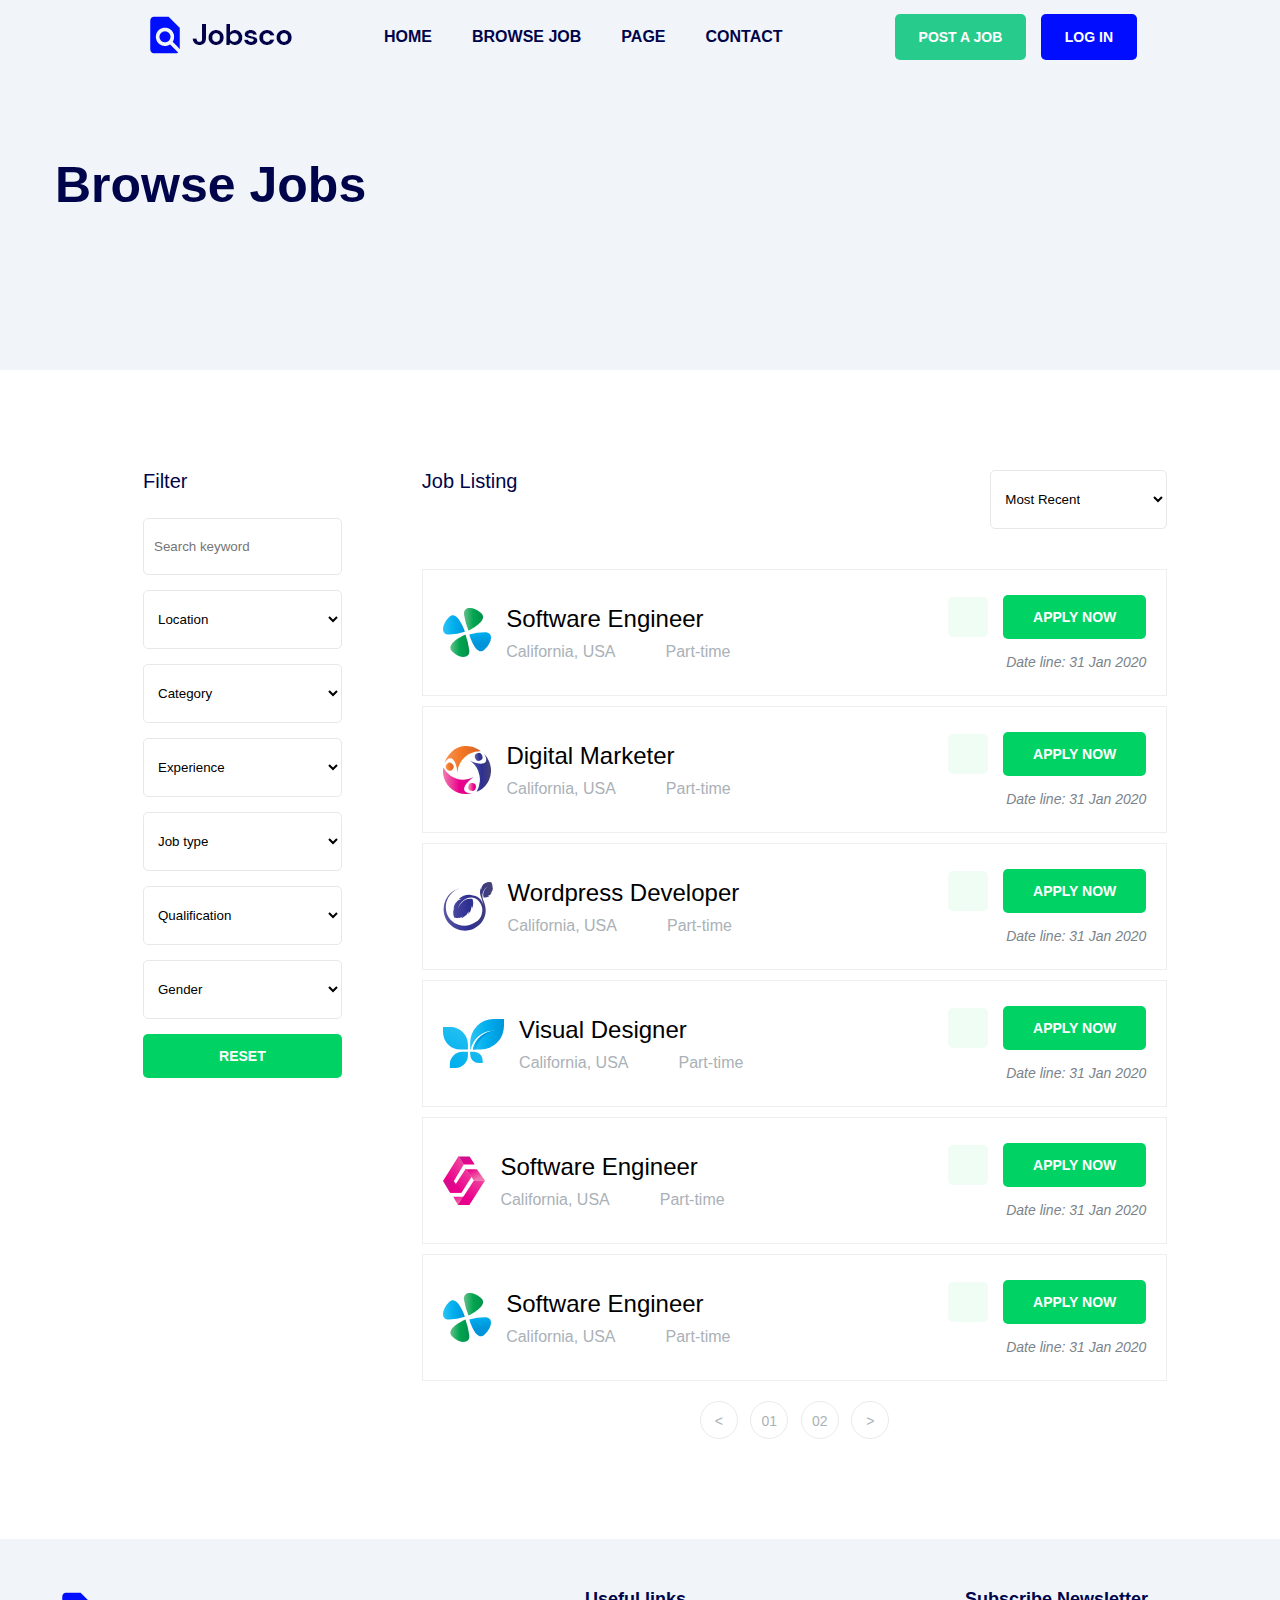
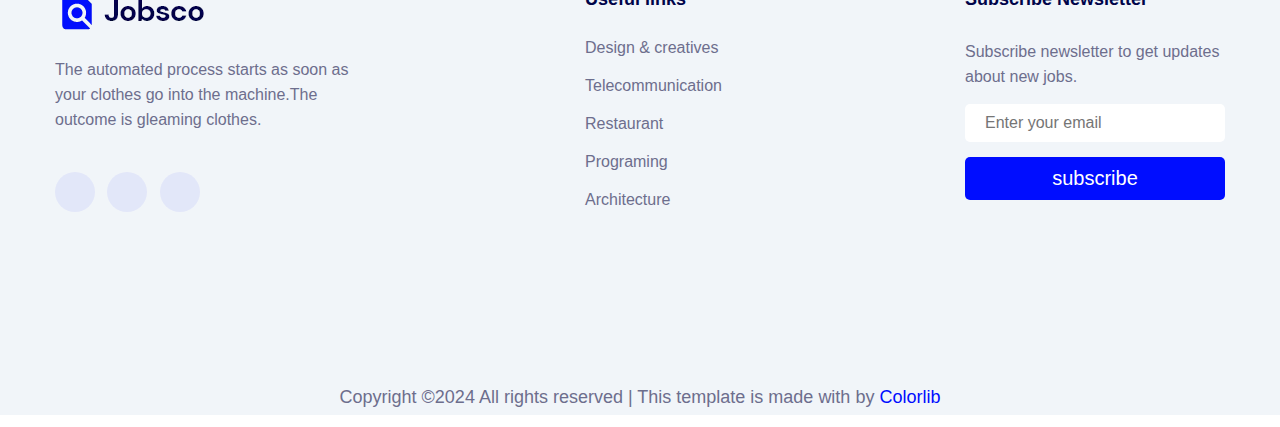
<file: browse.html>
<!DOCTYPE html>
<html lang="en">
  <head>
    <meta charset="UTF-8" />
    <meta name="viewport" content="width=device-width, initial-scale=1.0" />

    <!--* Fontawsome CDN -->
    <link
      rel="stylesheet"
      href="https://cdnjs.cloudflare.com/ajax/libs/font-awesome/6.6.0/css/all.min.css"
      integrity="sha512-Kc323vGBEqzTmouAECnVceyQqyqdsSiqLQISBL29aUW4U/M7pSPA/gEUZQqv1cwx4OnYxTxve5UMg5GT6L4JJg=="
      crossorigin="anonymous"
      referrerpolicy="no-referrer"
    />

    <!-- * Css Link -->
    <link rel="stylesheet" href="./assets/scss/index.css" />
    <title>JobSco-Browse Job</title>
  </head>
  <body>
    <!-- * Header start -->

    <header class="header">
      <div class="container">
        <div class="row">
          <div class="leftContent">
            <div class="logo">
              <a href="index.html"
                ><img src="./assets/images/home/logo.png.webp" alt="logo"
              /></a>
            </div>
            <nav class="navBar">
              <ul class="navList">
                <li class="navItem"><a href="./index.html">home</a></li>
                <li class="navItem"><a href="./browse.html">browse job</a></li>
                <li class="navItem dropdown">
                  <a href="#">page</a>
                  <ul class="dropdown-content">
                    <li class="dropItem">
                      <a href="#" class="dropLink">Blog</a>
                    </li>
                    <li class="dropItem">
                      <a href="./candidates.html" class="dropLink"
                        >Candidates</a
                      >
                    </li>
                    <li class="dropItem">
                      <a href="./jobDetails.html" class="dropLink"
                        >Job Details</a
                      >
                    </li>
                    <li class="dropItem">
                      <a href="#" class="dropLink">Blog Details</a>
                    </li>
                    <li class="dropItem">
                      <a href="#" class="dropLink">Element</a>
                    </li>
                  </ul>
                </li>
                <li class="navItem"><a href="./contact.html">contact</a></li>
              </ul>
            </nav>
          </div>
          <div class="buttonGroup">
            <a href="#" class="btnSuccess">post a job</a>
            <a href="./logIn.html" class="btnPrimary">log in</a>
          </div>
        </div>
        <div class="mobileMenu">
          <a href="#" class="btn">MENU <i class="fa-solid fa-bars"></i></a>
        </div>
        <div class="mobileBar">
          <ul class="mobileList">
            <li><a href="./index.html">home</a></li>
            <li><a href="">Browse Job</a></li>
            <li><a href="">page</a></li>
            <li><a href="">contact</a></li>
          </ul>
        </div>
      </div>
    </header>

    <!-- * Header end -->

    <main>
      <!-- * Browse Hero section start -->

      <section class="browsHero">
        <div class="container">
          <div class="secCap">
            <h2>Browse Jobs</h2>
          </div>
        </div>
      </section>

      <!-- * Browse Hero section end -->

      <!-- * Job section start -->

      <section class="job">
        <div class="container">
          <div class="row">
            <div class="filterWrapper">
              <h3>Filter</h3>
              <form>
                <input type="text" placeholder="Search keyword" />
                <select name="loc" id="loc">
                  <option data-display="Location">Location</option>
                  <option value="1">Rangpur</option>
                  <option value="2">Dhaka</option>
                </select>
                <select name="category" id="category">
                  <option data-display="Category">Category</option>
                  <option value="1">Category 1</option>
                  <option value="2">Category 2</option>
                </select>
                <select name="experience" id="experience">
                  <option data-display="Experience">Experience</option>
                  <option value="1">Experience 1</option>
                  <option value="2">Experience 2</option>
                </select>
                <select name="job" id="job">
                  <option data-display="Job type">Job type</option>
                  <option value="1">full time 1</option>
                  <option value="2">part time 2</option>
                </select>
                <select name="qualification" id="qualification">
                  <option data-display="Qualification">Qualification</option>
                  <option value="1">Qualification 1</option>
                  <option value="2">Qualification 2</option>
                </select>
                <select name="gender" id="gender">
                  <option data-display="Gender">Gender</option>
                  <option value="1">male</option>
                  <option value="2">female</option>
                </select>
                <button>reset</button>
              </form>
            </div>
            <div class="listeningWrapper">
              <div class="wrapper">
                <h3>Job Listing</h3>
                <form>
                  <select name="most" id="most">
                    <option data-display="Most Recent">Most Recent</option>
                    <option value="1">Marketer</option>
                    <option value="2">Wordpress</option>
                    <option value="2">Designer</option>
                  </select>
                </form>
              </div>

              <div class="tableWrapper">
                <div class="table">
                  <div class="imageCap">
                    <img src="./assets/images/browse/1.svg" alt="icon" />
                    <div class="cap">
                        <h4>Software Engineer</h4>
                        <div class="locDate">
                          <span><i class="fa-solid fa-location-dot"></i> California, USA</span>
                          <span><i class="fa-regular fa-clock"></i> Part-time</span>
                        </div>
                      </div>
                  </div>
                  <div class="info">
                    <div class="apply">
                      <div class="icon">
                        <i class="fa-solid fa-heart"></i>
                        <button>Apply Now</button>
                      </div>
                      <div class="applyDate">
                        <p>Date line: 31 Jan 2020</p>
                      </div>
                    </div>
                  </div>
                </div>

                <div class="table">
                    <div class="imageCap">
                      <img src="./assets/images/browse/2.svg" alt="icon" />
                      <div class="cap">
                          <h4>Digital Marketer</h4>
                          <div class="locDate">
                            <span><i class="fa-solid fa-location-dot"></i> California, USA</span>
                            <span><i class="fa-regular fa-clock"></i> Part-time</span>
                          </div>
                        </div>
                    </div>
                    <div class="info">
                      <div class="apply">
                        <div class="icon">
                          <i class="fa-solid fa-heart"></i>
                          <button>Apply Now</button>
                        </div>
                        <div class="applyDate">
                          <p>Date line: 31 Jan 2020</p>
                        </div>
                      </div>
                    </div>
                  </div>

                  <div class="table">
                    <div class="imageCap">
                      <img src="./assets/images/browse/3.svg" alt="icon" />
                      <div class="cap">
                          <h4>Wordpress Developer</h4>
                          <div class="locDate">
                            <span><i class="fa-solid fa-location-dot"></i> California, USA</span>
                            <span><i class="fa-regular fa-clock"></i> Part-time</span>
                          </div>
                        </div>
                    </div>
                    <div class="info">
                      <div class="apply">
                        <div class="icon">
                          <i class="fa-solid fa-heart"></i>
                          <button>Apply Now</button>
                        </div>
                        <div class="applyDate">
                          <p>Date line: 31 Jan 2020</p>
                        </div>
                      </div>
                    </div>
                  </div>

                  <div class="table">
                    <div class="imageCap">
                      <img src="./assets/images/browse/4.svg" alt="icon" />
                      <div class="cap">
                          <h4>Visual Designer</h4>
                          <div class="locDate">
                            <span><i class="fa-solid fa-location-dot"></i> California, USA</span>
                            <span><i class="fa-regular fa-clock"></i> Part-time</span>
                          </div>
                        </div>
                    </div>
                    <div class="info">
                      <div class="apply">
                        <div class="icon">
                          <i class="fa-solid fa-heart"></i>
                          <button>Apply Now</button>
                        </div>
                        <div class="applyDate">
                          <p>Date line: 31 Jan 2020</p>
                        </div>
                      </div>
                    </div>
                  </div>

                  <div class="table">
                    <div class="imageCap">
                      <img src="./assets/images/browse/5.svg" alt="icon" />
                      <div class="cap">
                          <h4>Software Engineer</h4>
                          <div class="locDate">
                            <span><i class="fa-solid fa-location-dot"></i> California, USA</span>
                            <span><i class="fa-regular fa-clock"></i> Part-time</span>
                          </div>
                        </div>
                    </div>
                    <div class="info">
                      <div class="apply">
                        <div class="icon">
                          <i class="fa-solid fa-heart"></i>
                          <button>Apply Now</button>
                        </div>
                        <div class="applyDate">
                          <p>Date line: 31 Jan 2020</p>
                        </div>
                      </div>
                    </div>
                  </div>

                  <div class="table">
                    <div class="imageCap">
                      <img src="./assets/images/browse/1.svg" alt="icon" />
                      <div class="cap">
                          <h4>Software Engineer</h4>
                          <div class="locDate">
                            <span><i class="fa-solid fa-location-dot"></i> California, USA</span>
                            <span><i class="fa-regular fa-clock"></i> Part-time</span>
                          </div>
                        </div>
                    </div>
                    <div class="info">
                      <div class="apply">
                        <div class="icon">
                          <i class="fa-solid fa-heart"></i>
                          <button>Apply Now</button>
                        </div>
                        <div class="applyDate">
                          <p>Date line: 31 Jan 2020</p>
                        </div>
                      </div>
                    </div>
                  </div>
              </div>

              <div class="pagination">
                <ul>
                  <li><a href="#"><</a></li>
                  <li><a href="#">01</a></li>
                  <li><a href="#">02</a></li>
                  <li><a href="#">></a></li>
                </ul>
              </div>
            </div>
          </div>
        </div>
      </section>

      <!-- * Job section end -->
    </main>

    <!-- * Footer start -->

    <footer class="footer">
      <div class="container">
        <div class="row">
          <div class="footerLeft">
            <div class="logo">
              <img src="./assets/images/home/logo.png.webp" alt="logo" />
            </div>
            <p class="desc">
              The automated process starts as soon as <br />
              your clothes go into the machine.The <br />
              outcome is gleaming clothes.
            </p>
            <div class="socialList">
              <a href="https://www.instagram.com/" target="_blank"
                ><i class="fa-brands fa-instagram"></i
              ></a>
              <a href="https://www.facebook.com/?locale=az_AZ" target="_blank"
                ><i class="fa-brands fa-facebook-f"></i
              ></a>
              <a href="https://www.facebook.com/?locale=az_AZ" target="_blank"
                ><i class="fa-brands fa-twitter"></i
              ></a>
            </div>
          </div>
          <div class="footerMid">
            <div class="tittle">
              <h4>Useful links</h4>
            </div>
            <ul class="footerList">
              <li><a href="#">Design & creatives</a></li>
              <li><a href="#">Telecommunication</a></li>
              <li><a href="#">Restaurant</a></li>
              <li><a href="#">Programing</a></li>
              <li><a href="#">Architecture</a></li>
            </ul>
          </div>
          <div class="footerRight">
            <div class="tittle">
              <h4>Subscribe Newsletter</h4>
              <p class="desc">
                Subscribe newsletter to get updates <br />
                about new jobs.
              </p>
            </div>
            <form>
              <input type="email" placeholder="Enter your email" required />
              <button>subscribe</button>
            </form>
          </div>
        </div>
        <div class="copyright">
          <p>
            Copyright ©2024 All rights reserved | This template is made with
            <i class="fa-solid fa-heart"></i> by
            <a href="https://colorlib.com/wp/templates/" target="_blank"
              >Colorlib</a
            >
          </p>
        </div>
      </div>
    </footer>

    <!-- * Footer end -->

    <script src="https://cdn.jsdelivr.net/npm/swiper@11/swiper-bundle.min.js"></script>
    <script src="./assets/js/index.js"></script>
  </body>
</html>
</file>
<file: assets/scss/index.css>
section {
  max-width: 100%;
}

* {
  margin: 0;
  padding: 0;
  box-sizing: border-box;
}

body {
  font-family: "DM Sans", sans-serif;
  overflow-x: hidden !important;
}

a {
  text-decoration: none;
  color: #000;
}

ul {
  list-style: none;
  color: #000;
}

.container {
  max-width: 1200px;
  width: 100%;
  padding-right: 15px;
  padding-left: 15px;
  margin-right: auto;
  margin-left: auto;
}

section {
  max-width: 100%;
}

.header {
  position: absolute;
  width: 100%;
  z-index: 5;
}
.header .container {
  max-width: 80%;
  width: 100%;
  padding-right: 15px;
  padding-left: 15px;
  margin-right: auto;
  margin-left: auto;
}
.header .container .row {
  display: flex;
  align-items: center;
  justify-content: space-between;
}
.header .container .row .leftContent {
  display: flex;
  align-items: center;
  gap: 55px;
}
.header .container .row .leftContent .navBar {
  margin-left: 30px;
}
.header .container .row .leftContent .navBar .navList {
  display: flex;
  align-items: center;
  gap: 30px;
}
.header .container .row .leftContent .navBar .navList .navItem a {
  color: #00044a;
  font-weight: 700;
  padding: 28px 5px;
  display: inline-block;
  font-size: 16px;
  text-transform: uppercase;
  position: relative;
}
.header .container .row .leftContent .navBar .navList .navItem a::after {
  content: "";
  position: absolute;
  bottom: 18px;
  left: 0;
  width: 100%;
  height: 2px;
  background-color: #000dff;
  transform: scaleX(0);
  transition: transform 0.3s ease;
}
.header .container .row .leftContent .navBar .navList .navItem a:hover {
  color: #000dff;
}
.header .container .row .leftContent .navBar .navList .navItem a:hover::after {
  transform: scaleX(1);
}
.header .container .row .leftContent .navBar .navList .dropdown {
  position: relative;
  transition: all 0.3s ease;
}
.header .container .row .leftContent .navBar .navList .dropdown .dropdown-content {
  visibility: hidden;
  position: absolute;
  top: 100%;
  left: 0;
  background: #000dff;
  min-width: 160px;
  box-shadow: 0px 8px 16px rgba(0, 0, 0, 0.1);
  z-index: 1;
  opacity: 0;
  transform: translateY(-10px);
  transition: opacity 0.3s ease, transform 0.3s ease;
}
.header .container .row .leftContent .navBar .navList .dropdown .dropdown-content .dropItem .dropLink {
  color: #fff;
  padding: 12px 16px;
  display: inline-block;
  font-size: 14px;
  text-transform: capitalize;
  transition: all 0.3s ease;
}
.header .container .row .leftContent .navBar .navList .dropdown .dropdown-content .dropItem .dropLink:hover {
  transform: translateX(5px);
}
.header .container .row .leftContent .navBar .navList .dropdown .dropdown-content .dropItem .dropLink::after {
  display: none;
}
.header .container .row .leftContent .navBar .navList .dropdown:hover .dropdown-content {
  visibility: visible;
  opacity: 1;
  transform: translateY(0);
}
.header .container .mobileMenu {
  display: none;
}
.header .container .mobileBar {
  max-height: 0;
  overflow: hidden;
  transition: max-height 0.3s ease;
  display: none;
}
.header .container .buttonGroup .btnSuccess {
  color: white;
  background: #27cb8b;
  text-transform: uppercase;
  font-size: 14px;
  font-weight: 700;
  padding: 15px 24px;
  display: inline-block;
  border-radius: 5px;
  transition: all 0.2s ease;
  margin-right: 10px;
}
.header .container .buttonGroup .btnSuccess:hover {
  background-color: #000dff;
}
.header .container .buttonGroup .btnPrimary {
  color: white;
  background: #000dff;
  text-transform: uppercase;
  font-size: 14px;
  font-weight: 700;
  padding: 15px 24px;
  display: inline-block;
  border-radius: 5px;
  transition: all 0.2s ease;
}
.header .container .buttonGroup .btnPrimary:hover {
  background-color: #27cb8b;
}

@media ((min-width: 992px) and (max-width: 1199px)) {
  .header .container {
    max-width: 90%;
    width: 100%;
    padding-right: 15px;
    padding-left: 15px;
    margin-right: auto;
    margin-left: auto;
  }
  .header .container .row .leftContent .navBar {
    margin-left: 0;
    margin-right: 0px;
  }
}
@media ((min-width: 768px) and (max-width: 992px)) {
  .header .container {
    max-width: 90%;
    width: 100%;
    padding-right: 15px;
    padding-left: 15px;
    margin-right: auto;
    margin-left: auto;
    padding-left: 0;
    padding-right: 0;
  }
  .header .container .row .leftContent .navBar {
    display: none;
  }
  .header .container .mobileMenu {
    width: 100%;
    background: #4c4c4c;
    padding: 8px;
    display: flex;
    justify-content: flex-end;
    position: relative;
  }
  .header .container .mobileMenu a {
    color: white;
    background: #000;
    text-transform: uppercase;
    font-size: 14px;
    font-weight: 700;
    padding: 15px 24px;
    display: inline-block;
    border-radius: 5px;
    transition: all 0.2s ease;
    display: block;
    padding: 8px 15px;
  }
  .header .container .mobileBar {
    background: #4c4c4c;
    max-height: 0;
    overflow: hidden;
    transition: max-height 0.5s ease, opacity 0.5s ease;
  }
  .header .container .mobileBar .mobileList {
    display: flex;
    flex-direction: column;
    padding: 8px 15px;
    gap: 15px;
  }
  .header .container .mobileBar .mobileList li a {
    color: #fff;
    font-size: 14px;
    text-transform: capitalize;
  }
}
@media (max-width: 768px) and (min-width: 425px) {
  .header {
    position: fixed;
    width: 100%;
    z-index: 10;
  }
  .header .container {
    max-width: 90%;
    width: 100%;
    padding-right: 15px;
    padding-left: 15px;
    margin-right: auto;
    margin-left: auto;
    padding: 0 15px;
  }
  .header .container .row {
    display: flex;
    justify-content: space-between;
    align-items: center;
  }
  .header .container .row .leftContent {
    display: flex;
    align-items: center;
    gap: 15px;
  }
  .header .container .row .leftContent .navBar {
    display: none;
  }
  .header .container .mobileMenu {
    width: 100%;
    background: #4c4c4c;
    padding: 8px;
    display: flex;
    justify-content: flex-end;
    position: relative;
  }
  .header .container .mobileMenu a {
    color: white;
    background: #000;
    text-transform: uppercase;
    font-size: 14px;
    font-weight: 700;
    padding: 15px 24px;
    display: inline-block;
    border-radius: 5px;
    transition: all 0.2s ease;
    display: block;
    padding: 8px 15px;
  }
  .header .container .mobileBar {
    background: #4c4c4c;
    max-height: 0;
    overflow: hidden;
    transition: max-height 0.5s ease, opacity 0.5s ease;
  }
  .header .container .mobileBar .mobileList {
    display: flex;
    flex-direction: column;
    padding: 8px 15px;
    gap: 15px;
  }
  .header .container .mobileBar .mobileList li a {
    color: #fff;
    font-size: 14px;
    text-transform: capitalize;
  }
  .header .buttonGroup {
    display: none;
  }
}
@media (min-width: 375px) and (max-width: 425px) {
  .header {
    position: fixed;
    width: 100%;
    z-index: 10;
  }
  .header .container {
    max-width: 90%;
    width: 100%;
    padding-right: 15px;
    padding-left: 15px;
    margin-right: auto;
    margin-left: auto;
    padding: 0 15px;
  }
  .header .container .row {
    display: flex;
    justify-content: space-between;
    align-items: center;
  }
  .header .container .row .leftContent {
    display: flex;
    align-items: center;
    gap: 15px;
  }
  .header .container .row .leftContent .navBar {
    display: none;
  }
  .header .container .mobileMenu {
    width: 100%;
    background: #4c4c4c;
    padding: 8px;
    display: flex;
    justify-content: flex-end;
    position: relative;
  }
  .header .container .mobileMenu a {
    color: white;
    background: #000;
    text-transform: uppercase;
    font-size: 14px;
    font-weight: 700;
    padding: 15px 24px;
    display: inline-block;
    border-radius: 5px;
    transition: all 0.2s ease;
    display: block;
    padding: 8px 15px;
  }
  .header .container .mobileBar {
    background: #4c4c4c;
    max-height: 0;
    overflow: hidden;
    transition: max-height 0.5s ease, opacity 0.5s ease;
  }
  .header .container .mobileBar .mobileList {
    display: flex;
    flex-direction: column;
    padding: 8px 15px;
    gap: 15px;
  }
  .header .container .mobileBar .mobileList li a {
    color: #fff;
    font-size: 14px;
    text-transform: capitalize;
  }
  .header .buttonGroup {
    display: none;
  }
}
@media (min-width: 320px) and (max-width: 375px) {
  .header {
    position: fixed;
    width: 100%;
    z-index: 10;
  }
  .header .container {
    max-width: 100%;
    width: 100%;
    padding-right: 15px;
    padding-left: 15px;
    margin-right: auto;
    margin-left: auto;
    padding: 0 15px;
  }
  .header .container .row {
    display: flex;
    justify-content: space-between;
    align-items: center;
  }
  .header .container .row .leftContent {
    display: flex;
    align-items: center;
    gap: 15px;
  }
  .header .container .row .leftContent .navBar {
    display: none;
  }
  .header .container .mobileMenu {
    width: 100%;
    background: #4c4c4c;
    padding: 8px;
    display: flex;
    justify-content: flex-end;
    position: relative;
  }
  .header .container .mobileMenu a {
    color: white;
    background: #000;
    text-transform: uppercase;
    font-size: 14px;
    font-weight: 700;
    padding: 15px 24px;
    display: inline-block;
    border-radius: 5px;
    transition: all 0.2s ease;
    display: block;
    padding: 8px 15px;
  }
  .header .container .mobileBar {
    background: #4c4c4c;
    max-height: 0;
    overflow: hidden;
    transition: max-height 0.5s ease, opacity 0.5s ease;
  }
  .header .container .mobileBar .mobileList {
    display: flex;
    flex-direction: column;
    padding: 8px 15px;
    gap: 15px;
  }
  .header .container .mobileBar .mobileList li a {
    color: #fff;
    font-size: 14px;
    text-transform: capitalize;
  }
  .header .buttonGroup {
    display: none;
  }
}
@media (min-width: 280px) and (max-width: 320px) {
  .header {
    position: fixed;
    width: 100%;
    z-index: 10;
  }
  .header .container {
    max-width: 100%;
    width: 100%;
    padding-right: 15px;
    padding-left: 15px;
    margin-right: auto;
    margin-left: auto;
    padding: 0 15px;
  }
  .header .container .row {
    display: flex;
    justify-content: space-between;
    align-items: center;
  }
  .header .container .row .leftContent {
    display: flex;
    align-items: center;
    gap: 15px;
  }
  .header .container .row .leftContent .navBar {
    display: none;
  }
  .header .container .mobileMenu {
    width: 100%;
    background: #4c4c4c;
    padding: 8px;
    display: flex;
    justify-content: flex-end;
    position: relative;
  }
  .header .container .mobileMenu a {
    color: white;
    background: #000;
    text-transform: uppercase;
    font-size: 14px;
    font-weight: 700;
    padding: 15px 24px;
    display: inline-block;
    border-radius: 5px;
    transition: all 0.2s ease;
    display: block;
    padding: 8px 15px;
  }
  .header .container .mobileBar {
    background: #4c4c4c;
    max-height: 0;
    overflow: hidden;
    transition: max-height 0.5s ease, opacity 0.5s ease;
  }
  .header .container .mobileBar .mobileList {
    display: flex;
    flex-direction: column;
    padding: 8px 15px;
    gap: 15px;
  }
  .header .container .mobileBar .mobileList li a {
    color: #fff;
    font-size: 14px;
    text-transform: capitalize;
  }
  .header .buttonGroup {
    display: none;
  }
}
section {
  max-width: 100%;
}

.footer {
  width: 100%;
  padding-top: 50px;
  background-color: #f1f5f9;
}
.footer .container .row {
  display: grid;
  grid-template-columns: repeat(3, 1fr);
}
.footer .container .row .footerLeft .desc {
  padding-top: 20px;
  color: #6d6e8d;
  font-size: 16px;
  display: inline-block;
  line-height: 25px;
}
.footer .container .row .footerLeft .socialList {
  padding-top: 40px;
}
.footer .container .row .footerLeft .socialList a {
  color: #000dff;
  width: 40px;
  height: 40px;
  font-size: 16px;
  line-height: 40px;
  display: inline-block;
  text-align: center;
  margin-right: 8px;
  background: rgba(0, 13, 255, 0.06);
  border-radius: 50%;
  transition: all 0.3s ease;
}
.footer .container .row .footerLeft .socialList a:hover {
  color: #fff;
  background-color: #000dff;
}
.footer .container .row .footerLeft .socialList a:hover i {
  transform: scaleX(-1);
  transition: all 0.3s ease;
}
.footer .container .row .footerMid {
  margin-left: 140px;
}
.footer .container .row .footerMid .tittle h4 {
  display: inline-block;
  color: #00044a;
  font-size: 18px;
  margin-bottom: 29px;
  font-weight: 700;
}
.footer .container .row .footerMid .footerList {
  display: inline-block;
}
.footer .container .row .footerMid .footerList li {
  margin-bottom: 20px;
  transition: all 0.5s ease;
}
.footer .container .row .footerMid .footerList li a {
  color: #6d6e8d;
  font-weight: 300;
  -webkit-text-decoration: underline transparent;
          text-decoration: underline transparent;
  transition: all 0.3s ease;
}
.footer .container .row .footerMid .footerList li:hover {
  transform: translateX(10px);
}
.footer .container .row .footerMid .footerList li:hover a {
  color: #000dff;
  -webkit-text-decoration: underline #000dff;
          text-decoration: underline #000dff;
}
.footer .container .row .footerRight {
  margin-left: 130px;
}
.footer .container .row .footerRight .tittle h4 {
  display: inline-block;
  color: #00044a;
  font-size: 18px;
  margin-bottom: 19px;
  font-weight: 700;
}
.footer .container .row .footerRight .tittle .desc {
  padding-top: 10px;
  color: #6d6e8d;
  font-size: 16px;
  display: inline-block;
  line-height: 25px;
}
.footer .container .row .footerRight form {
  display: flex;
  flex-direction: column;
  margin-top: 15px;
}
.footer .container .row .footerRight form input {
  padding: 10px 20px;
  border: none;
  margin-bottom: 15px;
  border-radius: 5px;
  font-size: 16px;
}
.footer .container .row .footerRight form button {
  background-color: #000dff;
  color: #fff;
  padding: 10px 0;
  border: none;
  border-radius: 5px;
  font-size: 20px;
  cursor: pointer;
}
.footer .container .row .footerRight form button:hover {
  background-color: #27cb8b;
}
.footer .container .copyright {
  text-align: center;
  padding-top: 150px;
}
.footer .container .copyright p {
  color: #6d6e8d;
  font-weight: 300;
  font-size: 18px;
  line-height: 2;
  margin-bottom: 12px;
}
.footer .container .copyright p a {
  color: #000dff;
}
.footer .container .copyright p i {
  color: #000dff;
}

@media (min-width: 992px) and (max-width: 1199px) {
  .footer {
    padding-top: 40px;
  }
  .footer .container {
    max-width: 90%;
    width: 100%;
    padding-right: 15px;
    padding-left: 15px;
    margin-right: auto;
    margin-left: auto;
  }
  .footer .container .row {
    grid-template-columns: repeat(3, 1fr);
    gap: 50px;
  }
  .footer .container .row .footerLeft,
  .footer .container .row .footerRight {
    margin-left: 0;
    padding: 20px 0;
  }
  .footer .container .row .footerMid {
    margin-left: 70px;
    padding: 20px 0;
  }
  .footer .container .row .footerMid .tittle h4 {
    font-size: 16px;
    margin-bottom: 20px;
  }
  .footer .container .row .footerMid .footerList li {
    margin-bottom: 15px;
  }
  .footer .container .row .footerRight .tittle h4 {
    font-size: 16px;
    margin-bottom: 15px;
  }
  .footer .container .row .footerRight form {
    flex-direction: column;
  }
  .footer .container .row .footerRight form input {
    font-size: 14px;
    padding: 8px 15px;
  }
  .footer .container .row .footerRight form button {
    font-size: 18px;
    padding: 8px 0;
  }
  .footer .container .copyright {
    padding-top: 100px;
  }
  .footer .container .copyright p {
    font-size: 16px;
    line-height: 1.8;
  }
}
@media (min-width: 768px) and (max-width: 992px) {
  .footer {
    padding-top: 40px;
  }
  .footer .container {
    max-width: 90%;
    width: 100%;
    padding-right: 15px;
    padding-left: 15px;
    margin-right: auto;
    margin-left: auto;
  }
  .footer .container .row {
    grid-template-columns: repeat(2, 1fr);
  }
  .footer .container .row .footerLeft,
  .footer .container .row .footerRight {
    margin-left: 0;
    padding: 20px 0;
  }
  .footer .container .row .footerMid {
    padding: 20px 0;
    margin-left: 50px;
  }
  .footer .container .row .footerMid .tittle h4 {
    font-size: 16px;
    margin-bottom: 20px;
  }
  .footer .container .row .footerMid .footerList li {
    margin-bottom: 15px;
  }
  .footer .container .row .footerRight .tittle h4 {
    font-size: 16px;
    margin-bottom: 15px;
  }
  .footer .container .row .footerRight form {
    flex-direction: column;
  }
  .footer .container .row .footerRight form input {
    font-size: 14px;
    padding: 8px 15px;
  }
  .footer .container .row .footerRight form button {
    font-size: 18px;
    padding: 8px 0;
  }
  .footer .container .copyright {
    padding-top: 80px;
  }
  .footer .container .copyright p {
    font-size: 16px;
    line-height: 1.8;
  }
}
@media (min-width: 576px) and (max-width: 768px) {
  .footer {
    padding-top: 30px;
  }
  .footer .container .row {
    grid-template-columns: repeat(2, 1fr);
  }
  .footer .container .row .footerLeft,
  .footer .container .row .footerMid,
  .footer .container .row .footerRight {
    margin-left: 0;
    padding: 15px 0;
  }
  .footer .container .row .footerMid .tittle h4 {
    font-size: 15px;
    margin-bottom: 18px;
  }
  .footer .container .row .footerMid .footerList li {
    margin-bottom: 12px;
  }
  .footer .container .row .footerRight .tittle h4 {
    font-size: 15px;
    margin-bottom: 12px;
    display: block;
  }
  .footer .container .row .footerRight form {
    flex-direction: column;
  }
  .footer .container .row .footerRight form input {
    font-size: 14px;
    padding: 8px 10px;
  }
  .footer .container .row .footerRight form button {
    font-size: 16px;
    padding: 8px 0;
  }
  .footer .container .copyright {
    padding-top: 60px;
  }
  .footer .container .copyright p {
    font-size: 15px;
    line-height: 1.6;
  }
}
@media (min-width: 425px) and (max-width: 576px) {
  .footer {
    padding-top: 30px;
  }
  .footer .container .row {
    grid-template-columns: 1fr;
  }
  .footer .container .row .footerLeft,
  .footer .container .row .footerMid,
  .footer .container .row .footerRight {
    margin-left: 0;
    padding: 15px 0;
  }
  .footer .container .row .footerMid .tittle h4 {
    font-size: 15px;
    margin-bottom: 18px;
  }
  .footer .container .row .footerMid .footerList li {
    margin-bottom: 12px;
  }
  .footer .container .row .footerRight .tittle h4 {
    font-size: 15px;
    margin-bottom: 12px;
    display: block;
  }
  .footer .container .row .footerRight form {
    flex-direction: column;
  }
  .footer .container .row .footerRight form input {
    font-size: 14px;
    padding: 8px 10px;
  }
  .footer .container .row .footerRight form button {
    font-size: 16px;
    padding: 8px 0;
  }
  .footer .container .copyright {
    padding-top: 60px;
  }
  .footer .container .copyright p {
    font-size: 15px;
    line-height: 1.6;
  }
}
@media (min-width: 375px) and (max-width: 425px) {
  .footer {
    padding-top: 20px;
  }
  .footer .container .row {
    grid-template-columns: 1fr;
    text-align: center;
  }
  .footer .container .row .footerLeft,
  .footer .container .row .footerMid,
  .footer .container .row .footerRight {
    margin-left: 0;
    padding: 10px 0;
  }
  .footer .container .row .footerMid .tittle h4 {
    font-size: 14px;
    margin-bottom: 15px;
  }
  .footer .container .row .footerMid .footerList li {
    margin-bottom: 10px;
  }
  .footer .container .row .footerRight .tittle h4 {
    font-size: 14px;
    margin-bottom: 10px;
  }
  .footer .container .row .footerRight form {
    flex-direction: column;
  }
  .footer .container .row .footerRight form input {
    font-size: 13px;
    padding: 7px 8px;
  }
  .footer .container .row .footerRight form button {
    font-size: 15px;
    padding: 7px 0;
  }
  .footer .container .copyright {
    padding-top: 40px;
  }
  .footer .container .copyright p {
    font-size: 14px;
    line-height: 1.5;
  }
}
@media (min-width: 320px) and (max-width: 375px) {
  .footer .container .row {
    grid-template-columns: 1fr;
    text-align: center;
  }
  .footer .container .row .footerLeft,
  .footer .container .row .footerMid,
  .footer .container .row .footerRight {
    margin: 0 auto;
    padding: 15px 0;
  }
  .footer .container .row .footerLeft .socialList {
    padding-top: 25px;
  }
  .footer .container .row .footerLeft .socialList a {
    width: 35px;
    height: 35px;
    font-size: 15px;
    line-height: 35px;
  }
  .footer .container .row .footerMid .footerList li {
    margin-bottom: 12px;
  }
  .footer .container .row .footerRight form input,
  .footer .container .row .footerRight form button {
    font-size: 15px;
    padding: 8px 0;
  }
  .footer .container .copyright {
    padding-top: 70px;
  }
  .footer .container .copyright p {
    font-size: 15px;
  }
}
@media (min-width: 280px) and (max-width: 320px) {
  .footer .container .row {
    grid-template-columns: 1fr;
    text-align: center;
  }
  .footer .container .row .footerLeft,
  .footer .container .row .footerMid,
  .footer .container .row .footerRight {
    margin: 0 auto;
    padding: 10px 0;
  }
  .footer .container .row .footerLeft .socialList {
    padding-top: 20px;
  }
  .footer .container .row .footerLeft .socialList a {
    width: 30px;
    height: 30px;
    font-size: 14px;
    line-height: 30px;
  }
  .footer .container .row .footerMid .footerList li {
    margin-bottom: 10px;
  }
  .footer .container .row .footerRight form input,
  .footer .container .row .footerRight form button {
    font-size: 14px;
  }
  .footer .container .copyright {
    padding-top: 50px;
  }
  .footer .container .copyright p {
    font-size: 14px;
  }
}
section {
  max-width: 100%;
}

.hero {
  position: relative;
  background-color: #f1f5f9;
  padding-bottom: 200px;
  width: 100%;
}
.hero .container {
  max-width: 80%;
  width: 100%;
  padding-right: 15px;
  padding-left: 15px;
  margin-right: auto;
  margin-left: auto;
}
.hero .container .row {
  display: flex;
  align-items: center;
  flex-wrap: wrap;
  padding-top: 200px;
}
.hero .container .row .heroCap {
  top: 100px;
  z-index: 3;
}
.hero .container .row .heroCap span {
  font-family: "DM Sans", sans-serif;
  color: #6d6e8d;
  font-size: 22px;
  font-weight: 500;
  display: inline-block;
  margin-bottom: 20px;
  line-height: 1.3;
}
.hero .container .row .heroCap h1 {
  color: #00044a;
  font-family: "DM Sans", sans-serif;
  font-size: 70px;
  font-weight: 700;
  line-height: 1.3;
  margin-bottom: 40px;
}
.hero .container .row .heroCap .heroBtnGroup .btnOne {
  color: white;
  background: #000dff;
  text-transform: uppercase;
  font-size: 14px;
  font-weight: 700;
  padding: 15px 24px;
  display: inline-block;
  border-radius: 5px;
  transition: all 0.2s ease;
}
.hero .container .row .heroCap .heroBtnGroup .btnOne:hover {
  background-color: #27cb8b;
}
.hero .container .row .heroCap .heroBtnGroup .btnTwo {
  color: white;
  background: #27cb8b;
  text-transform: uppercase;
  font-size: 14px;
  font-weight: 700;
  padding: 15px 24px;
  display: inline-block;
  border-radius: 5px;
  transition: all 0.2s ease;
  margin-left: 20px;
}
.hero .container .row .heroCap .heroBtnGroup .btnTwo:hover {
  background-color: #000dff;
}
.hero .container .heroTittle {
  position: absolute;
  z-index: 1;
  right: 0px;
  left: 0%;
  top: 290px;
  text-align: center;
  width: 100%;
}
.hero .container .heroTittle h2 {
  font-family: "DM Sans", sans-serif;
  color: #fff;
  font-size: 484px;
  text-transform: uppercase;
  line-height: 1;
  font-weight: 700;
  letter-spacing: -11px;
  -webkit-text-stroke-width: 32px;
  -webkit-text-stroke-color: #fff;
}
.hero .heroImg img {
  position: absolute;
  right: 9%;
  z-index: 2;
  bottom: 0;
  width: 772px;
  height: 586px;
}
.hero .heroShape img {
  position: absolute;
  top: 0;
  right: 0;
  z-index: 1;
}
.hero .heroShapeMini {
  position: absolute;
  left: 10%;
  bottom: -7%;
  z-index: 2;
}

.slider {
  padding-top: 100px;
  padding-bottom: 100px;
}
.slider .container .row .sectionTittle {
  text-align: center;
  padding-bottom: 50px;
}
.slider .container .row .sectionTittle span {
  color: #000dff;
  font-size: 120px;
  font-weight: 700;
  line-height: 1;
  margin-bottom: 8px;
  display: block;
}
.slider .container .row .sectionTittle h2 {
  font-family: "DM Sans", sans-serif;
  color: #00044a;
  text-transform: capitalize;
  font-size: 46px;
  display: block;
  font-weight: 700;
  margin-bottom: 25px;
}
.slider .container .row .sectionTittle p {
  font-family: "DM Sans", sans-serif;
  color: #6d6e8d;
  font-size: 16px;
  line-height: 30px;
  margin-bottom: 15px;
  font-weight: normal;
}
.slider .cardBox .card {
  background-color: #fff;
  border-radius: 10px;
  padding: 45px 20px;
  box-shadow: 0 4px 8px rgba(0, 0, 0, 0.1);
  transition: transform 0.3s, box-shadow 0.3s;
  width: 100%;
  max-width: 300px;
  margin: 10px;
}
.slider .cardBox .card .jobIcon {
  width: 60px;
  height: 60px;
  margin-bottom: 15px;
}
.slider .cardBox .card .cardTittle h5 {
  font-size: 24px;
  font-weight: bold;
  color: #00044a;
  margin-bottom: 10px;
}
.slider .cardBox .card .cardTittle p {
  font-size: 14px;
  color: #666;
  margin-bottom: 20px;
  line-height: 1.6;
}
.slider .cardBox .card .cardTittle .productBtn {
  color: #000dff;
  font-size: 16px;
  background-color: rgba(0, 13, 255, 0.06);
  display: inline-block;
  padding: 14px 37px;
  border-radius: 30px;
  text-transform: uppercase;
  font-weight: 700;
  transition: all 0.3s ease;
}
.slider .cardBox .card .cardTittle .productBtn:hover {
  background-color: #000dff;
  color: #fff;
}

.about {
  background-color: #f1f5f9;
  padding: 200px 0;
  position: relative;
}
.about .container .row {
  display: flex;
  gap: 200px;
}
.about .container .row .aboutImg {
  max-width: 60%;
}
.about .container .row .aboutImg img {
  width: 100%;
}
.about .container .row .aboutCap {
  max-width: 40%;
}
.about .container .row .aboutCap h2 {
  text-transform: uppercase;
  font-family: "DM Sans", sans-serif;
  color: #00044a;
  text-transform: capitalize;
  font-size: 46px;
  display: block;
  font-weight: 700;
  margin-bottom: 25px;
}
.about .container .row .aboutCap p {
  font-size: 18px;
  font-weight: 400;
  line-height: 1.8;
  font-family: "DM Sans", sans-serif;
  color: #6d6e8d;
  margin-bottom: 22px;
}
.about .container .row .aboutCap .btn {
  color: white;
  background: #000dff;
  text-transform: uppercase;
  font-size: 14px;
  font-weight: 700;
  padding: 15px 24px;
  display: inline-block;
  border-radius: 5px;
  transition: all 0.2s ease;
}
.about .container .row .aboutCap .btn:hover {
  background-color: #27cb8b;
  color: #fff;
}
.about .container .aboutTittle {
  position: absolute;
  z-index: 1;
  bottom: -10px;
  right: 0px;
  left: 0%;
  text-align: center;
  z-index: 0;
}
.about .container .aboutTittle h2 {
  font-family: "DM Sans", sans-serif;
  color: #fff;
  font-size: 239px;
  text-transform: uppercase;
  line-height: 1;
  font-weight: 800;
  -webkit-text-stroke-width: 1px;
  -webkit-text-stroke-color: #fff;
}

.category {
  padding-top: 100px;
}
.category .container .row .sectionTittle {
  text-align: center;
  padding-bottom: 50px;
}
.category .container .row .sectionTittle h2 {
  font-family: "DM Sans", sans-serif;
  color: #00044a;
  text-transform: capitalize;
  font-size: 46px;
  display: block;
  font-weight: 700;
  margin-bottom: 25px;
}
.category .container .row .sectionTittle p {
  font-family: "DM Sans", sans-serif;
  color: #6d6e8d;
  font-size: 16px;
  line-height: 30px;
  margin-bottom: 15px;
  font-weight: normal;
}
.category .container .row .cardWrapper {
  display: grid;
  grid-template-columns: repeat(3, 1fr);
}
.category .container .row .cardWrapper .card {
  background-color: #fff;
  border-radius: 10px;
  padding: 45px 20px;
  transition: transform 0.3s, box-shadow 0.3s;
  width: 100%;
  max-width: 350px;
  margin: 10px;
}
.category .container .row .cardWrapper .card .cardIcon {
  width: 60px;
  height: 60px;
  margin-bottom: 15px;
}
.category .container .row .cardWrapper .card h5 {
  margin-bottom: 24px;
}
.category .container .row .cardWrapper .card h5 .cardTittle {
  font-size: 24px;
  font-weight: bold;
  color: #00044a;
}
.category .container .row .cardWrapper .card .cardDescription {
  color: #6d6e8d;
  font-size: 16px;
  margin-bottom: 24px;
}
.category .container .row .cardWrapper .card .btnCard {
  color: #000dff;
  text-transform: uppercase;
  font-weight: 600;
  transition: all 0.3s ease;
}
.category .container .row .cardWrapper .card:hover {
  box-shadow: 0 4px 8px rgba(0, 0, 0, 0.1);
}
.category .container .row .cardWrapper .card:hover .btnCard {
  background-color: rgba(0, 13, 255, 0.06);
  left: 0px;
  padding: 10px 20px;
}

.testimonial {
  padding: 100px 0;
}
.testimonial .container .row .wrapper {
  background-color: #000dff;
  border-radius: 10px;
  padding: 60px 200px 40px;
}
.testimonial .container .row .wrapper .testiWrapper {
  padding: 30px 35px;
}
.testimonial .container .row .wrapper .testiWrapper .testiCap {
  position: relative;
  z-index: 9999;
}
.testimonial .container .row .wrapper .testiWrapper .testiCap img {
  position: absolute;
  top: -33px;
  left: -34px;
  z-index: -1;
}
.testimonial .container .row .wrapper .testiWrapper .testiCap p {
  font-size: 28px;
  color: #fff;
  line-height: 1.6;
  margin-bottom: 25px;
  font-weight: 400;
}
.testimonial .container .row .wrapper .testiWrapper .testiFounder {
  display: flex;
  align-items: center;
  gap: 10px;
}
.testimonial .container .row .wrapper .testiWrapper .testiFounder .testiText span {
  color: #fff;
  font-weight: 500;
  line-height: 1.5;
  font-size: 22px;
}
.testimonial .container .row .wrapper .testiWrapper .testiFounder .testiText p {
  color: #fff;
  font-size: 14px;
}
.testimonial .container .row .wrapper .swiper-pagination {
  position: absolute;
  z-index: 9999;
  color: #000;
  width: 100px;
  height: 100px;
  bottom: 100px;
  left: 0;
}
.testimonial .container .row .wrapper .tShape {
  position: absolute;
  bottom: -20px;
  right: 0%;
  z-index: 1;
}
.testimonial .container .row .wrapper .tShape img {
  width: 384px;
  height: 259px;
}

@media (min-width: 1200px) and (max-width: 1400px) {
  .hero {
    padding-bottom: 150px;
  }
  .hero .container .row {
    padding-top: 150px;
  }
  .hero .container .row .heroCap span {
    font-size: 20px;
  }
  .hero .container .row .heroCap h1 {
    font-size: 60px;
  }
  .hero .container .row .heroBtnGroup .btnOne,
  .hero .container .row .heroBtnGroup .btnTwo {
    padding: 12px 30px;
  }
  .hero .container .heroTittle h2 {
    font-size: 400px;
  }
  .hero .heroImg img {
    right: 2%;
    width: 672px;
    height: 486px;
  }
  .hero .heroShape img {
    width: 672px;
    height: 486px;
  }
  .slider {
    padding-top: 80px;
    padding-bottom: 80px;
  }
  .slider .sectionTittle span {
    font-size: 100px;
  }
  .slider .sectionTittle h2 {
    font-size: 40px;
  }
  .slider .cardBox .card {
    max-width: 270px;
    padding: 35px 15px;
  }
  .about {
    padding: 150px 0;
  }
  .about .container .row {
    gap: 150px;
  }
  .about .container .row .aboutCap h2 {
    font-size: 40px;
  }
  .about .container .aboutTittle h2 {
    font-size: 200px;
  }
  .category {
    padding-top: 80px;
  }
  .category .sectionTittle h2 {
    font-size: 40px;
  }
  .category .cardWrapper {
    grid-template-columns: repeat(2, 1fr);
  }
  .category .cardWrapper .card {
    max-width: 300px;
  }
  .testimonial {
    padding: 80px 0;
  }
  .testimonial .wrapper {
    padding: 40px 150px 30px;
  }
  .testimonial .wrapper .testiCap p {
    font-size: 24px;
  }
  .testimonial .wrapper .testiFounder .testiText span {
    font-size: 20px;
  }
  .testimonial .wrapper .swiper-pagination {
    bottom: 80px;
  }
  .testimonial .wrapper .tShape img {
    width: 320px;
    height: 220px;
  }
}
@media (min-width: 992px) and (max-width: 1199px) {
  .hero {
    padding-bottom: 150px;
  }
  .hero .container {
    max-width: 90%;
    width: 100%;
    padding-right: 15px;
    padding-left: 15px;
    margin-right: auto;
    margin-left: auto;
  }
  .hero .container .row {
    padding-top: 150px;
  }
  .hero .container .row .heroCap span {
    font-size: 20px;
    margin-bottom: 15px;
  }
  .hero .container .row .heroCap h1 {
    font-size: 60px;
    margin-bottom: 30px;
  }
  .hero .container .row .heroCap .heroBtnGroup .btnOne,
  .hero .container .row .heroCap .heroBtnGroup .btnTwo {
    padding: 10px 20px;
    font-size: 14px;
  }
  .hero .container .row .heroCap .heroBtnGroup .btnTwo {
    margin-left: 15px;
  }
  .hero .container .heroTittle {
    top: 250px;
  }
  .hero .container .heroTittle h2 {
    font-size: 350px;
    -webkit-text-stroke-width: 20px;
  }
  .hero .heroImg img {
    right: 1%;
    width: 522px;
    height: 460px;
  }
  .hero .heroShape img {
    width: 463px;
    height: 411px;
  }
  .slider {
    padding-top: 80px;
    padding-bottom: 80px;
  }
  .slider .container .row .sectionTittle span {
    font-size: 100px;
  }
  .slider .container .row .sectionTittle h2 {
    font-size: 40px;
  }
  .slider .container .row .sectionTittle p {
    font-size: 15px;
  }
  .slider .cardBox .card {
    padding: 35px 15px;
    max-width: 280px;
  }
  .slider .cardBox .card .jobIcon {
    width: 50px;
    height: 50px;
  }
  .slider .cardBox .card .cardTittle h5 {
    font-size: 22px;
  }
  .slider .cardBox .card .productBtn {
    padding: 12px 30px;
  }
  .about {
    padding: 150px 0;
  }
  .about .container {
    max-width: 90%;
    width: 100%;
    padding-right: 15px;
    padding-left: 15px;
    margin-right: auto;
    margin-left: auto;
  }
  .about .container .row {
    gap: 40px;
  }
  .about .container .row .aboutImg {
    height: 540px;
    width: 570px;
  }
  .about .container .row .aboutImg img {
    width: 100%;
  }
  .about .container .row .aboutCap h2 {
    font-size: 36px;
  }
  .about .container .row .aboutCap h2 br {
    display: none;
  }
  .about .container .row .aboutCap p {
    font-size: 16px;
  }
  .about .container .row .aboutCap .btn {
    padding: 10px 20px;
    font-size: 14px;
  }
  .about .container .aboutTittle h2 {
    font-size: 200px;
  }
  .category {
    padding-top: 80px;
  }
  .category .container {
    max-width: 90%;
    width: 100%;
    padding-right: 15px;
    padding-left: 15px;
    margin-right: auto;
    margin-left: auto;
  }
  .category .container .row .sectionTittle h2 {
    font-size: 40px;
  }
  .category .container .row .sectionTittle p {
    font-size: 15px;
  }
  .category .container .row .cardWrapper {
    grid-template-columns: repeat(3, 1fr);
  }
  .category .container .row .cardWrapper .card {
    max-width: 300px;
    padding: 25px 40px;
  }
  .category .container .row .cardWrapper .card .cardIcon {
    width: 50px;
    height: 50px;
  }
  .category .container .row .cardWrapper .card .cardDescription {
    font-size: 15px;
  }
  .category .container .row .cardWrapper .card .cardDescription br {
    display: none;
  }
  .category .container .row .cardWrapper .card .btnCard {
    font-size: 14px;
  }
  .testimonial {
    padding: 80px 0;
  }
  .testimonial .container {
    max-width: 90%;
    width: 100%;
    padding-right: 15px;
    padding-left: 15px;
    margin-right: auto;
    margin-left: auto;
  }
  .testimonial .container .row .wrapper {
    padding: 40px 150px 30px;
  }
  .testimonial .container .row .wrapper .testiWrapper {
    padding: 20px 30px;
  }
  .testimonial .container .row .wrapper .testiWrapper .testiCap p {
    font-size: 24px;
  }
  .testimonial .container .row .wrapper .testiFounder .testiText span {
    font-size: 20px;
  }
  .testimonial .container .row .wrapper .testiFounder .testiText p {
    font-size: 13px;
  }
  .testimonial .container .row .wrapper .tShape img {
    width: 300px;
    height: 200px;
  }
}
@media (min-width: 768px) and (max-width: 992px) {
  .hero {
    padding-bottom: 120px;
  }
  .hero .container {
    max-width: 90%;
    width: 100%;
    padding-right: 15px;
    padding-left: 15px;
    margin-right: auto;
    margin-left: auto;
  }
  .hero .container .row {
    padding-top: 120px;
  }
  .hero .container .row .heroCap {
    padding-top: 30px;
  }
  .hero .container .row .heroCap span {
    font-size: 33px;
    margin-bottom: 12px;
  }
  .hero .container .row .heroCap h1 {
    font-size: 70px;
    margin-bottom: 25px;
  }
  .hero .container .row .heroCap .heroBtnGroup .btnOne,
  .hero .container .row .heroCap .heroBtnGroup .btnTwo {
    padding: 21px 42px;
    font-size: 16px;
  }
  .hero .container .row .heroCap .heroBtnGroup .btnTwo {
    margin-left: 12px;
  }
  .hero .container .heroTittle {
    top: 200px;
  }
  .hero .container .heroTittle h2 {
    font-size: 280px;
    -webkit-text-stroke-width: 18px;
  }
  .hero .heroImg img {
    display: none;
  }
  .hero .heroShape img {
    width: 463px;
    height: 411px;
  }
  .slider {
    padding-top: 70px;
    padding-bottom: 70px;
  }
  .slider .container .row .sectionTittle span {
    font-size: 90px;
  }
  .slider .container .row .sectionTittle h2 {
    font-size: 36px;
  }
  .slider .container .row .sectionTittle p {
    font-size: 14px;
  }
  .slider .cardBox .card {
    padding: 30px 15px;
    max-width: 260px;
  }
  .slider .cardBox .card .jobIcon {
    width: 45px;
    height: 45px;
  }
  .slider .cardBox .card .cardTittle h5 {
    font-size: 20px;
  }
  .slider .cardBox .card .productBtn {
    padding: 10px 25px;
  }
  .about {
    padding: 130px 0;
  }
  .about .container {
    max-width: 90%;
    width: 100%;
    padding-right: 15px;
    padding-left: 15px;
    margin-right: auto;
    margin-left: auto;
  }
  .about .container .row {
    flex-direction: column;
    justify-content: center;
    gap: 80px;
  }
  .about .container .row .aboutImg {
    max-width: 100%;
    width: 80%;
  }
  .about .container .row .aboutCap {
    padding-top: 70px;
    max-width: 100%;
  }
  .about .container .row .aboutCap h2 {
    font-size: 36px;
    font-weight: 700;
  }
  .about .container .row .aboutCap p {
    font-size: 18px;
  }
  .about .container .row .aboutCap .btn {
    padding: 22px 39px;
    font-size: 13px;
  }
  .about .container .aboutTittle h2 {
    font-size: 180px;
  }
  .category {
    padding-top: 70px;
  }
  .category .container {
    max-width: 90%;
    width: 100%;
    padding-right: 15px;
    padding-left: 15px;
    margin-right: auto;
    margin-left: auto;
  }
  .category .container .row .sectionTittle h2 {
    font-size: 36px;
  }
  .category .container .row .sectionTittle p {
    font-size: 14px;
  }
  .category .container .row .cardWrapper {
    grid-template-columns: repeat(2, 1fr);
  }
  .category .container .row .cardWrapper .card {
    max-width: 280px;
    padding: 30px 28px 28px 28px;
  }
  .category .container .row .cardWrapper .card .cardIcon {
    width: 45px;
    height: 45px;
  }
  .category .container .row .cardWrapper .card .cardDescription {
    font-size: 16px;
  }
  .category .container .row .cardWrapper .card .cardDescription br {
    display: none;
  }
  .category .container .row .cardWrapper .card .btnCard {
    font-size: 13px;
  }
  .testimonial {
    padding: 70px 0;
  }
  .testimonial .container {
    max-width: 90%;
    width: 100%;
    padding-right: 15px;
    padding-left: 15px;
    margin-right: auto;
    margin-left: auto;
  }
  .testimonial .container .row .wrapper {
    padding: 90px 20px 100px 10px;
  }
  .testimonial .container .row .wrapper .testiWrapper {
    padding: 18px 48px;
  }
  .testimonial .container .row .wrapper .testiWrapper .testiCap p {
    font-size: 22px;
  }
  .testimonial .container .row .wrapper .testiFounder .testiText span {
    font-size: 18px;
  }
  .testimonial .container .row .wrapper .testiFounder .testiText p {
    font-size: 12px;
  }
  .testimonial .container .row .wrapper .tShape img {
    width: 270px;
    height: 190px;
  }
}
@media (min-width: 576px) and (max-width: 768px) {
  .hero {
    padding-bottom: 100px;
  }
  .hero .container {
    max-width: 90%;
    width: 100%;
    padding-right: 15px;
    padding-left: 15px;
    margin-right: auto;
    margin-left: auto;
  }
  .hero .container .row {
    padding-top: 100px;
  }
  .hero .container .row .heroCap span {
    font-size: 18px;
    margin-bottom: 10px;
  }
  .hero .container .row .heroCap h1 {
    font-size: 33px;
    margin-bottom: 20px;
  }
  .hero .container .row .heroCap h1 br {
    display: none;
  }
  .hero .container .row .heroCap .heroBtnGroup .btnOne,
  .hero .container .row .heroCap .heroBtnGroup .btnTwo {
    padding: 21px 42px;
    font-size: 16px;
  }
  .hero .container .row .heroCap .heroBtnGroup .btnTwo {
    margin-top: 10px;
    margin-left: 0px;
  }
  .hero .heroImg img {
    display: none;
  }
  .hero .heroShape {
    display: none;
  }
  .hero .heroShapeMini {
    display: none;
  }
  .slider {
    padding-top: 50px;
    padding-bottom: 50px;
  }
  .slider .container .row .sectionTittle span {
    font-size: 70px;
  }
  .slider .container .row .sectionTittle h2 {
    font-size: 28px;
  }
  .slider .container .row .sectionTittle p {
    font-size: 13px;
  }
  .slider .cardBox .card {
    padding: 20px 10px;
    max-width: 240px;
  }
  .slider .cardBox .card .jobIcon {
    width: 40px;
    height: 40px;
  }
  .slider .cardBox .card .cardTittle h5 {
    font-size: 18px;
  }
  .slider .cardBox .card .productBtn {
    padding: 8px 20px;
  }
  .about {
    padding: 100px 0;
  }
  .about .container {
    max-width: 90%;
    width: 100%;
    padding-right: 15px;
    padding-left: 15px;
    margin-right: auto;
    margin-left: auto;
  }
  .about .container .row {
    flex-direction: column;
    gap: 80px;
  }
  .about .container .row .aboutImg {
    max-width: 100%;
  }
  .about .container .row .aboutCap {
    max-width: 100%;
  }
  .about .container .row .aboutCap h2 {
    font-size: 28px;
  }
  .about .container .row .aboutCap p {
    font-size: 18px;
    font-weight: 400;
    line-height: 1.8;
  }
  .about .container .row .aboutCap .btn {
    padding: 22px 39px;
    font-size: 16px;
  }
  .about .container .aboutTittle h2 {
    font-size: 150px;
  }
  .category {
    padding-top: 50px;
  }
  .category .container {
    max-width: 90%;
    width: 100%;
    padding-right: 15px;
    padding-left: 15px;
    margin-right: auto;
    margin-left: auto;
  }
  .category .container .row .sectionTittle h2 {
    font-size: 46px;
  }
  .category .container .row .sectionTittle p {
    font-size: 16px;
    line-height: 30px;
  }
  .category .container .row .cardWrapper {
    grid-template-columns: repeat(2, 1fr);
  }
  .category .container .row .cardWrapper .card {
    max-width: 260px;
    padding: 25px 15px;
  }
  .category .container .row .cardWrapper .card .cardIcon {
    width: 40px;
    height: 40px;
  }
  .category .container .row .cardWrapper .card .cardDescription {
    font-size: 14px;
  }
  .category .container .row .cardWrapper .card .btnCard {
    font-size: 12px;
  }
  .testimonial {
    padding: 50px 0;
  }
  .testimonial .container {
    max-width: 90%;
    width: 100%;
    padding-right: 15px;
    padding-left: 15px;
    margin-right: auto;
    margin-left: auto;
  }
  .testimonial .container .row .wrapper {
    padding: 25px 80px 20px;
  }
  .testimonial .container .row .wrapper .testiWrapper {
    padding: 15px 20px;
  }
  .testimonial .container .row .wrapper .testiWrapper .testiCap p {
    font-size: 18px;
  }
  .testimonial .container .row .wrapper .testiFounder .testiText span {
    font-size: 16px;
  }
  .testimonial .container .row .wrapper .testiFounder .testiText p {
    font-size: 12px;
  }
  .testimonial .container .row .wrapper .tShape img {
    display: none;
  }
}
@media (min-width: 425px) and (max-width: 576px) {
  .hero {
    padding-bottom: 100px;
  }
  .hero .container {
    max-width: 90%;
    width: 100%;
    padding-right: 15px;
    padding-left: 15px;
    margin-right: auto;
    margin-left: auto;
  }
  .hero .container .row {
    padding-top: 100px;
  }
  .hero .container .row .heroCap span {
    font-size: 18px;
    margin-bottom: 10px;
  }
  .hero .container .row .heroCap h1 {
    font-size: 33px;
    margin-bottom: 20px;
  }
  .hero .container .row .heroCap h1 br {
    display: none;
  }
  .hero .container .row .heroCap .heroBtnGroup .btnOne,
  .hero .container .row .heroCap .heroBtnGroup .btnTwo {
    padding: 21px 42px;
    font-size: 16px;
  }
  .hero .container .row .heroCap .heroBtnGroup .btnTwo {
    margin-top: 10px;
    margin-left: 0px;
  }
  .hero .heroImg img {
    display: none;
  }
  .hero .heroShape {
    display: none;
  }
  .hero .heroShapeMini {
    display: none;
  }
  .slider {
    padding-top: 50px;
    padding-bottom: 50px;
  }
  .slider .container .row .sectionTittle span {
    font-size: 70px;
  }
  .slider .container .row .sectionTittle h2 {
    font-size: 28px;
  }
  .slider .container .row .sectionTittle p {
    font-size: 13px;
  }
  .slider .cardBox .card {
    padding: 20px 10px;
    max-width: 240px;
  }
  .slider .cardBox .card .jobIcon {
    width: 40px;
    height: 40px;
  }
  .slider .cardBox .card .cardTittle h5 {
    font-size: 18px;
  }
  .slider .cardBox .card .productBtn {
    padding: 8px 20px;
  }
  .about {
    padding: 100px 0;
  }
  .about .container {
    max-width: 90%;
    width: 100%;
    padding-right: 15px;
    padding-left: 15px;
    margin-right: auto;
    margin-left: auto;
  }
  .about .container .row {
    flex-direction: column;
    gap: 80px;
  }
  .about .container .row .aboutImg {
    max-width: 100%;
  }
  .about .container .row .aboutCap {
    max-width: 100%;
  }
  .about .container .row .aboutCap h2 {
    font-size: 28px;
  }
  .about .container .row .aboutCap p {
    font-size: 18px;
    font-weight: 400;
    line-height: 1.8;
  }
  .about .container .row .aboutCap .btn {
    padding: 22px 39px;
    font-size: 16px;
  }
  .about .container .aboutTittle h2 {
    font-size: 150px;
  }
  .category {
    padding-top: 50px;
  }
  .category .container {
    max-width: 90%;
    width: 100%;
    padding-right: 15px;
    padding-left: 15px;
    margin-right: auto;
    margin-left: auto;
  }
  .category .container .row .sectionTittle h2 {
    font-size: 46px;
  }
  .category .container .row .sectionTittle p {
    font-size: 16px;
    line-height: 30px;
  }
  .category .container .row .cardWrapper {
    grid-template-columns: repeat(1, 1fr);
  }
  .category .container .row .cardWrapper .card {
    max-width: 260px;
    padding: 25px 15px;
  }
  .category .container .row .cardWrapper .card .cardIcon {
    width: 40px;
    height: 40px;
  }
  .category .container .row .cardWrapper .card .cardDescription {
    font-size: 14px;
  }
  .category .container .row .cardWrapper .card .btnCard {
    font-size: 12px;
  }
  .testimonial {
    padding: 50px 0;
  }
  .testimonial .container {
    max-width: 90%;
    width: 100%;
    padding-right: 15px;
    padding-left: 15px;
    margin-right: auto;
    margin-left: auto;
  }
  .testimonial .container .row .wrapper {
    padding: 25px 80px 20px;
  }
  .testimonial .container .row .wrapper .testiWrapper {
    padding: 15px 20px;
  }
  .testimonial .container .row .wrapper .testiWrapper .testiCap p {
    font-size: 18px;
  }
  .testimonial .container .row .wrapper .testiFounder .testiText span {
    font-size: 16px;
  }
  .testimonial .container .row .wrapper .testiFounder .testiText p {
    font-size: 12px;
  }
  .testimonial .container .row .wrapper .tShape img {
    display: none;
  }
}
@media (min-width: 375px) and (max-width: 425px) {
  .hero {
    padding-bottom: 80px;
  }
  .hero .container .row {
    padding-top: 80px;
  }
  .hero .container .row .heroCap {
    padding-top: 30px;
  }
  .hero .container .row .heroCap span {
    font-size: 18px;
    margin-bottom: 8px;
  }
  .hero .container .row .heroCap h1 {
    font-size: 33px;
    margin-bottom: 16px;
  }
  .hero .container .row .heroCap h1 br {
    display: none;
  }
  .hero .container .row .heroCap .heroBtnGroup .btnOne,
  .hero .container .row .heroCap .heroBtnGroup .btnTwo {
    padding: 21px 42px;
    font-size: 16px;
  }
  .hero .container .row .heroCap .heroBtnGroup .btnTwo {
    margin-top: 10px;
    margin-left: 0;
  }
  .hero .container .heroTittle {
    top: 150px;
  }
  .hero .container .heroTittle h2 {
    font-size: 150px;
    -webkit-text-stroke-width: 10px;
  }
  .hero .heroImg img {
    display: none;
  }
  .hero .heroShape img {
    display: none !important;
  }
  .hero .heroShapeMini {
    display: none;
  }
  .slider {
    padding-top: 40px;
    padding-bottom: 40px;
  }
  .slider .container .row .sectionTittle span {
    font-size: 60px;
  }
  .slider .container .row .sectionTittle h2 {
    font-size: 24px;
  }
  .slider .container .row .sectionTittle p {
    font-size: 16px;
  }
  .slider .container .row .sectionTittle p br {
    display: none;
  }
  .slider .cardBox .card {
    padding: 15px 8px;
    max-width: 200px;
  }
  .slider .cardBox .card .jobIcon {
    width: 35px;
    height: 35px;
  }
  .slider .cardBox .card .cardTittle h5 {
    font-size: 16px;
  }
  .slider .cardBox .card .productBtn {
    padding: 6px 16px;
    font-size: 12px;
  }
  .about {
    padding: 80px 0;
  }
  .about .container .row {
    flex-direction: column;
    gap: 60px;
  }
  .about .container .row .aboutImg {
    max-width: 100%;
  }
  .about .container .row .aboutCap {
    max-width: 100%;
  }
  .about .container .row .aboutCap h2 {
    font-size: 28px;
  }
  .about .container .row .aboutCap p {
    font-size: 16px;
  }
  .about .container .row .aboutCap .btn {
    padding: 22px 39px;
    font-size: 16px;
  }
  .about .container .aboutTittle h2 {
    font-size: 120px;
  }
  .category {
    padding-top: 40px;
  }
  .category .container .row .sectionTittle h2 {
    font-size: 28px;
  }
  .category .container .row .sectionTittle h2 br {
    display: none;
  }
  .category .container .row .sectionTittle p {
    font-size: 16px;
  }
  .category .container .row .sectionTittle p br {
    display: none;
  }
  .category .container .row .cardWrapper {
    grid-template-columns: repeat(1, 1fr);
  }
  .category .container .row .cardWrapper .card {
    max-width: 100%;
    width: 100%;
    padding: 20px 10px;
  }
  .category .container .row .cardWrapper .card .cardIcon {
    width: 35px;
    height: 35px;
  }
  .category .container .row .cardWrapper .card .cardDescription {
    font-size: 12px;
  }
  .category .container .row .cardWrapper .card .btnCard {
    font-size: 10px;
  }
  .testimonial {
    padding: 40px 0;
  }
  .testimonial .container .row .wrapper {
    padding: 40px 10px 40px 10px;
  }
  .testimonial .container .row .wrapper .testiWrapper {
    padding: 12px 18px;
  }
  .testimonial .container .row .wrapper .testiWrapper .testiCap p {
    font-size: 16px;
  }
  .testimonial .container .row .wrapper .testiWrapper .testiCap img {
    display: none;
  }
  .testimonial .container .row .wrapper .testiFounder .testiText span {
    font-size: 14px;
  }
  .testimonial .container .row .wrapper .testiFounder .testiText p {
    font-size: 12px;
  }
  .testimonial .container .row .wrapper .tShape img {
    display: none;
  }
}
@media (min-width: 320px) and (max-width: 375px) {
  .hero {
    padding-bottom: 100px;
  }
  .hero .container {
    max-width: 100%;
    width: 100%;
    padding-right: 15px;
    padding-left: 15px;
    margin-right: auto;
    margin-left: auto;
  }
  .hero .container .row {
    padding-top: 100px;
  }
  .hero .container .row .heroCap {
    padding-top: 30px;
  }
  .hero .container .row .heroCap span {
    font-size: 18px;
    margin-bottom: 15px;
  }
  .hero .container .row .heroCap h1 {
    font-size: 36px;
    margin-bottom: 20px;
  }
  .hero .container .row .heroCap .heroBtnGroup .btnOne,
  .hero .container .row .heroCap .heroBtnGroup .btnTwo {
    font-size: 16px;
    padding: 21px 42px;
    margin-left: 0;
    margin-top: 10px;
  }
  .hero .heroImg img {
    display: none;
  }
  .hero .heroShapeMini {
    display: none;
  }
  .hero .heroShape {
    display: none;
  }
  .slider {
    padding: 50px 0;
  }
  .slider .sectionTittle span {
    font-size: 66px !important;
  }
  .slider .sectionTittle h2 {
    font-size: 28px;
  }
  .slider .sectionTittle p {
    font-size: 14px;
    line-height: 1.5;
  }
  .slider .card {
    padding: 20px;
    max-width: 100%;
  }
  .slider .card .jobIcon {
    width: 40px;
    height: 40px;
  }
  .slider .card .cardTittle h5 {
    font-size: 18px;
  }
  .slider .card .productBtn {
    font-size: 12px;
    padding: 10px 20px;
  }
  .about {
    padding: 80px 0;
  }
  .about .container {
    max-width: 100%;
    width: 100%;
    padding-right: 15px;
    padding-left: 15px;
    margin-right: auto;
    margin-left: auto;
  }
  .about .container .row {
    gap: 20px;
    flex-direction: column;
  }
  .about .container .row .aboutImg {
    max-width: 100%;
  }
  .about .container .row .aboutCap {
    max-width: 100%;
  }
  .about .container .row .aboutCap h2 {
    font-size: 32px;
  }
  .about .container .row .aboutCap p {
    font-size: 14px;
    line-height: 1.6;
  }
  .about .container .row .aboutCap .btn {
    padding: 12px 20px;
  }
  .about .container .aboutTittle h2 {
    font-size: 150px;
    -webkit-text-stroke-width: 1px;
  }
  .category {
    padding-top: 50px;
  }
  .category .container {
    max-width: 100%;
    width: 100%;
    padding-right: 15px;
    padding-left: 15px;
    margin-right: auto;
    margin-left: auto;
  }
  .category .container .row .sectionTittle span {
    font-size: 66px !important;
  }
  .category .container .row .sectionTittle h2 {
    font-size: 28px;
  }
  .category .container .row .cardWrapper {
    grid-template-columns: 1fr !important;
  }
  .category .container .row .cardWrapper .card {
    padding: 20px;
  }
  .category .container .row .cardWrapper .card .cardIcon {
    width: 40px;
    height: 40px;
  }
  .category .container .row .cardWrapper .card h5 {
    font-size: 18px;
  }
  .category .container .row .cardWrapper .card .cardDescription {
    font-size: 14px;
  }
  .testimonial {
    padding: 50px 0;
  }
  .testimonial .wrapper {
    padding: 11px 16px 0 18px !important;
  }
  .testimonial .wrapper p {
    font-size: 12px !important;
  }
  .testimonial .wrapper .testiFounder .testiText span {
    font-size: 14px !important;
  }
  .testimonial .wrapper .tShape img {
    display: none;
  }
}
@media (min-width: 280px) and (max-width: 320px) {
  .hero {
    padding-bottom: 100px;
  }
  .hero .container {
    max-width: 100%;
    width: 100%;
    padding-right: 15px;
    padding-left: 15px;
    margin-right: auto;
    margin-left: auto;
  }
  .hero .container .row {
    padding-top: 100px;
  }
  .hero .container .row .heroCap {
    padding-top: 30px;
  }
  .hero .container .row .heroCap span {
    font-size: 18px;
    margin-bottom: 15px;
  }
  .hero .container .row .heroCap h1 {
    font-size: 36px;
    margin-bottom: 20px;
  }
  .hero .container .row .heroCap .heroBtnGroup .btnOne,
  .hero .container .row .heroCap .heroBtnGroup .btnTwo {
    font-size: 16px;
    padding: 21px 42px;
    margin-left: 0;
    margin-top: 10px;
  }
  .hero .heroImg img {
    display: none;
  }
  .hero .heroShapeMini {
    display: none;
  }
  .hero .heroShape {
    display: none;
  }
  .slider {
    padding: 30px 0;
  }
  .slider .sectionTittle span {
    font-size: 60px !important;
  }
  .slider .sectionTittle h2 {
    font-size: 22px;
  }
  .slider .sectionTittle p {
    font-size: 12px;
    line-height: 1.4;
  }
  .slider .card {
    padding: 15px;
    max-width: 100%;
  }
  .slider .card .jobIcon {
    width: 35px;
    height: 35px;
  }
  .slider .card .cardTittle h5 {
    font-size: 16px;
  }
  .slider .card .productBtn {
    font-size: 10px;
    padding: 8px 15px;
  }
  .about {
    padding: 80px 0;
  }
  .about .container {
    max-width: 100%;
    width: 100%;
    padding-right: 15px;
    padding-left: 15px;
    margin-right: auto;
    margin-left: auto;
  }
  .about .container .row {
    gap: 20px;
    flex-direction: column;
  }
  .about .container .row .aboutImg {
    max-width: 100%;
  }
  .about .container .row .aboutCap {
    max-width: 100%;
  }
  .about .container .row .aboutCap h2 {
    font-size: 32px;
  }
  .about .container .row .aboutCap p {
    font-size: 14px;
    line-height: 1.6;
  }
  .about .container .row .aboutCap .btn {
    padding: 12px 20px;
  }
  .about .container .aboutTittle h2 {
    font-size: 150px;
    -webkit-text-stroke-width: 1px;
  }
  .category {
    padding-top: 30px;
  }
  .category .sectionTittle h2 {
    font-size: 24px;
  }
  .category .cardWrapper {
    grid-template-columns: 1fr !important;
  }
  .category .cardWrapper .card {
    padding: 15px;
  }
  .category .cardWrapper .card .cardIcon {
    width: 35px;
    height: 35px;
  }
  .category .cardWrapper .card h5 {
    font-size: 16px;
  }
  .category .cardWrapper .card .cardDescription {
    font-size: 12px;
  }
  .testimonial {
    padding: 50px 0;
  }
  .testimonial .wrapper {
    padding: 11px 16px 0 18px !important;
  }
  .testimonial .wrapper p {
    font-size: 12px !important;
  }
  .testimonial .wrapper .testiFounder .testiText span {
    font-size: 14px !important;
  }
  .testimonial .wrapper .tShape img {
    display: none;
  }
}
section {
  max-width: 100%;
}

.browsHero {
  background-color: #f1f5f9;
  width: 100%;
}
.browsHero .container .secCap {
  padding: 150px 0;
}
.browsHero .container .secCap h2 {
  color: #00044a;
  font-size: 50px;
  display: block;
  font-weight: 700;
  line-height: 1.4;
}

.job {
  padding: 100px 0;
  width: 100%;
}
.job .container {
  max-width: 80%;
  width: 100%;
  padding-right: 15px;
  padding-left: 15px;
  margin-right: auto;
  margin-left: auto;
}
.job .container .row {
  display: grid;
  grid-template-columns: 20% 75%;
  gap: 80px;
}
.job .container .row .filterWrapper h3 {
  font-size: 20px;
  margin-bottom: 25px;
  color: #00044a;
  font-weight: 400;
}
.job .container .row .filterWrapper form {
  display: flex;
  flex-direction: column;
  gap: 15px;
}
.job .container .row .filterWrapper form input {
  padding: 20px 10px;
  background-color: #fff;
  border-radius: 5px;
  border: solid 1px #e8e8e8;
}
.job .container .row .filterWrapper form select {
  padding: 20px 10px;
  background-color: #fff;
  border-radius: 5px;
  border: solid 1px #e8e8e8;
  transition: all 0.2s ease-in-out;
}
.job .container .row .filterWrapper form button {
  color: white;
  background: #00d363;
  text-transform: uppercase;
  font-size: 14px;
  font-weight: 700;
  padding: 15px 24px;
  display: inline-block;
  border-radius: 5px;
  transition: all 0.2s ease;
  border: none;
  padding: 13px 29px 13px 29px;
  cursor: pointer;
  border: 1px solid transparent;
  transition: all 0.3s ease;
}
.job .container .row .filterWrapper form button:hover {
  background-color: #fff;
  color: #00d363;
  border: 1px solid #00d363;
}
.job .container .row .listeningWrapper .wrapper {
  display: flex;
  justify-content: space-between;
}
.job .container .row .listeningWrapper .wrapper h3 {
  font-size: 20px;
  margin-bottom: 25px;
  color: #00044a;
  font-weight: 400;
}
.job .container .row .listeningWrapper .wrapper form select {
  padding: 20px 10px;
  background-color: #fff;
  border-radius: 5px;
  border: solid 1px #e8e8e8;
  padding-right: 70px;
}
.job .container .row .listeningWrapper .tableWrapper {
  display: flex;
  flex-direction: column;
  gap: 10px;
  padding-top: 40px;
}
.job .container .row .listeningWrapper .tableWrapper .table {
  display: flex;
  align-items: center;
  justify-content: space-between;
  border: 1px solid #eee;
  padding: 25px 20px;
  transition: all 0.3s ease;
}
.job .container .row .listeningWrapper .tableWrapper .table .imageCap {
  display: flex;
  align-items: center;
  gap: 15px;
}
.job .container .row .listeningWrapper .tableWrapper .table .imageCap .cap h4 {
  font-size: 24px;
  margin-bottom: 10px;
  font-weight: 400;
  transition: all 0.3s ease;
  cursor: pointer;
}
.job .container .row .listeningWrapper .tableWrapper .table .imageCap .cap h4:hover {
  color: #00d363;
}
.job .container .row .listeningWrapper .tableWrapper .table .imageCap .cap .locDate {
  display: flex;
  gap: 50px;
}
.job .container .row .listeningWrapper .tableWrapper .table .imageCap .cap .locDate span {
  margin-bottom: 0;
  font-size: 16px;
  color: #aab1b7;
}
.job .container .row .listeningWrapper .tableWrapper .table .info {
  display: flex;
}
.job .container .row .listeningWrapper .tableWrapper .table .info .apply .icon {
  display: flex;
  align-items: center;
  justify-content: space-between;
}
.job .container .row .listeningWrapper .tableWrapper .table .info .apply .icon button {
  color: white;
  background: #00d363;
  text-transform: uppercase;
  font-size: 14px;
  font-weight: 700;
  padding: 15px 24px;
  display: inline-block;
  border-radius: 5px;
  transition: all 0.2s ease;
  border: none;
  padding: 13px 29px 13px 29px;
  cursor: pointer;
  border: 1px solid transparent;
  transition: all 0.3s ease;
}
.job .container .row .listeningWrapper .tableWrapper .table .info .apply .icon button:hover {
  background-color: #fff;
  color: #00d363;
  border: 1px solid #00d363;
}
.job .container .row .listeningWrapper .tableWrapper .table .info .apply .icon i {
  width: 40px;
  height: 40px;
  border-radius: 5px;
  color: #00d363;
  font-size: 14px;
  line-height: 40px;
  text-align: center;
  display: inline-block;
  background: #effdf5;
  margin-right: 15px;
  transition: all 0.3s ease;
  cursor: pointer;
}
.job .container .row .listeningWrapper .tableWrapper .table .info .apply .icon i:hover {
  background: #00d363;
  color: #fff;
}
.job .container .row .listeningWrapper .tableWrapper .table .info .apply .applyDate {
  display: flex;
  justify-content: flex-end;
  margin-top: 15px;
}
.job .container .row .listeningWrapper .tableWrapper .table .info .apply .applyDate p {
  margin-bottom: 0;
  font-size: 14px;
  font-style: italic;
  color: #7a838b;
}
.job .container .row .listeningWrapper .tableWrapper .table:hover {
  border: 1px solid #00d363;
}
.job .container .row .listeningWrapper .pagination {
  text-align: center;
  margin-top: 20px;
}
.job .container .row .listeningWrapper .pagination li {
  display: inline-block;
}
.job .container .row .listeningWrapper .pagination li a {
  width: 38px;
  height: 38px;
  border: 1px solid #eaeaea;
  border-radius: 50%;
  font-size: 16px;
  text-align: center;
  line-height: 38px;
  display: inline-block;
  color: #aab1b7;
  font-size: 14px;
  margin: 0 4px;
  transition: all 0.3s ease;
}
.job .container .row .listeningWrapper .pagination li a:hover {
  border-color: #00d363;
}

@media (min-width: 992px) and (max-width: 1199px) {
  .browsHero .container {
    max-width: 90%;
    width: 100%;
    padding-right: 15px;
    padding-left: 15px;
    margin-right: auto;
    margin-left: auto;
  }
  .browsHero .container .secCap {
    padding: 100px 0;
  }
  .browsHero .container .secCap h2 {
    font-size: 40px;
  }
  .job {
    padding: 80px 0;
  }
  .job .container {
    max-width: 90%;
    width: 100%;
    padding-right: 15px;
    padding-left: 15px;
    margin-right: auto;
    margin-left: auto;
  }
  .job .container .row {
    grid-template-columns: 25% 70%;
    gap: 60px;
  }
  .job .container .row .filterWrapper h3 {
    font-size: 18px;
    margin-bottom: 20px;
  }
  .job .container .row .filterWrapper form {
    gap: 12px;
  }
  .job .container .row .filterWrapper form input,
  .job .container .row .filterWrapper form select {
    padding: 18px 8px;
    font-size: 14px;
  }
  .job .container .row .filterWrapper form button {
    padding: 12px 25px;
    font-size: 16px;
  }
  .job .container .row .listeningWrapper .wrapper h3 {
    font-size: 18px;
    margin-bottom: 20px;
  }
  .job .container .row .listeningWrapper .wrapper form select {
    padding: 18px 8px;
    font-size: 14px;
  }
  .job .container .row .listeningWrapper .tableWrapper {
    padding-top: 30px;
  }
  .job .container .row .listeningWrapper .tableWrapper .table {
    padding: 20px 15px;
  }
  .job .container .row .listeningWrapper .tableWrapper .table .imageCap {
    gap: 12px;
  }
  .job .container .row .listeningWrapper .tableWrapper .table .imageCap .cap h4 {
    font-size: 22px;
    margin-bottom: 8px;
  }
  .job .container .row .listeningWrapper .tableWrapper .table .imageCap .cap .locDate {
    gap: 40px;
  }
  .job .container .row .listeningWrapper .tableWrapper .table .imageCap .cap .locDate span {
    font-size: 14px;
  }
  .job .container .row .listeningWrapper .tableWrapper .table .info .apply button {
    padding: 12px 25px;
    font-size: 16px;
  }
  .job .container .row .listeningWrapper .tableWrapper .table .info .apply i {
    width: 35px;
    height: 35px;
    font-size: 12px;
    line-height: 35px;
  }
  .job .container .row .listeningWrapper .tableWrapper .table .info .apply .applyDate p {
    font-size: 13px;
  }
  .job .container .row .listeningWrapper .pagination {
    margin-top: 15px;
  }
  .job .container .row .listeningWrapper .pagination li a {
    width: 35px;
    height: 35px;
    font-size: 14px;
    line-height: 35px;
  }
}
@media (min-width: 768px) and (max-width: 992px) {
  .browsHero .container {
    max-width: 95%;
    width: 100%;
    padding-right: 15px;
    padding-left: 15px;
    margin-right: auto;
    margin-left: auto;
  }
  .browsHero .container .secCap {
    padding: 130px 0 80px;
  }
  .browsHero .container .secCap h2 {
    font-size: 35px;
  }
  .job {
    padding: 60px 0;
  }
  .job .container {
    max-width: 95%;
    width: 100%;
    padding-right: 15px;
    padding-left: 15px;
    margin-right: auto;
    margin-left: auto;
  }
  .job .container .row {
    grid-template-columns: 1fr;
    gap: 40px;
  }
  .job .container .row .filterWrapper h3 {
    font-size: 18px;
    margin-bottom: 15px;
  }
  .job .container .row .filterWrapper form {
    gap: 10px;
  }
  .job .container .row .filterWrapper form input,
  .job .container .row .filterWrapper form select {
    padding: 15px 8px;
    font-size: 13px;
  }
  .job .container .row .filterWrapper form button {
    padding: 10px 20px;
    font-size: 15px;
  }
  .job .container .row .listeningWrapper .wrapper h3 {
    font-size: 18px;
    margin-bottom: 20px;
  }
  .job .container .row .listeningWrapper .wrapper form select {
    padding: 15px 8px;
    font-size: 13px;
  }
  .job .container .row .listeningWrapper .tableWrapper {
    padding-top: 30px;
  }
  .job .container .row .listeningWrapper .tableWrapper .table {
    padding: 18px 12px;
  }
  .job .container .row .listeningWrapper .tableWrapper .table .imageCap {
    gap: 10px;
  }
  .job .container .row .listeningWrapper .tableWrapper .table .imageCap .cap h4 {
    font-size: 20px;
    margin-bottom: 8px;
  }
  .job .container .row .listeningWrapper .tableWrapper .table .imageCap .cap .locDate {
    gap: 30px;
  }
  .job .container .row .listeningWrapper .tableWrapper .table .imageCap .cap .locDate span {
    font-size: 14px;
  }
  .job .container .row .listeningWrapper .tableWrapper .table .info .apply button {
    padding: 10px 20px;
    font-size: 15px;
  }
  .job .container .row .listeningWrapper .tableWrapper .table .info .apply i {
    width: 30px;
    height: 30px;
    font-size: 12px;
    line-height: 30px;
  }
  .job .container .row .listeningWrapper .tableWrapper .table .info .apply .applyDate p {
    font-size: 13px;
  }
  .job .container .row .listeningWrapper .pagination {
    margin-top: 15px;
  }
  .job .container .row .listeningWrapper .pagination li a {
    width: 32px;
    height: 32px;
    font-size: 13px;
    line-height: 32px;
  }
}
@media (min-width: 425px) and (max-width: 768px) {
  .browsHero .container {
    max-width: 95%;
    width: 100%;
    padding-right: 15px;
    padding-left: 15px;
    margin-right: auto;
    margin-left: auto;
  }
  .browsHero .container .secCap {
    padding: 130px 0 80px;
  }
  .browsHero .container .secCap h2 {
    font-size: 30px;
    line-height: 1.3;
  }
  .job {
    padding: 50px 0;
  }
  .job .container {
    max-width: 95%;
    width: 100%;
    padding-right: 15px;
    padding-left: 15px;
    margin-right: auto;
    margin-left: auto;
  }
  .job .container .row {
    grid-template-columns: 1fr;
    gap: 30px;
  }
  .job .container .row .filterWrapper h3 {
    font-size: 16px;
    margin-bottom: 15px;
  }
  .job .container .row .filterWrapper form {
    gap: 8px;
  }
  .job .container .row .filterWrapper form input,
  .job .container .row .filterWrapper form select {
    padding: 12px 8px;
    font-size: 12px;
  }
  .job .container .row .filterWrapper form button {
    padding: 8px 18px;
    font-size: 14px;
  }
  .job .container .row .listeningWrapper .wrapper h3 {
    font-size: 16px;
    margin-bottom: 15px;
  }
  .job .container .row .listeningWrapper .wrapper form select {
    padding: 12px 8px;
    font-size: 12px;
  }
  .job .container .row .listeningWrapper .tableWrapper {
    padding-top: 25px 0;
  }
  .job .container .row .listeningWrapper .tableWrapper .table .imageCap {
    gap: 4px;
  }
  .job .container .row .listeningWrapper .tableWrapper .table .imageCap .cap h4 {
    font-size: 18px;
    margin-bottom: 6px;
  }
  .job .container .row .listeningWrapper .tableWrapper .table .imageCap .cap .locDate {
    flex-direction: column;
    gap: 20px;
  }
  .job .container .row .listeningWrapper .tableWrapper .table .imageCap .cap .locDate span {
    font-size: 13px;
  }
  .job .container .row .listeningWrapper .tableWrapper .table .info .apply button {
    padding: 8px 0;
    font-size: 14px;
  }
  .job .container .row .listeningWrapper .tableWrapper .table .info .apply i {
    width: 28px;
    height: 28px;
    font-size: 11px;
    line-height: 28px;
  }
  .job .container .row .listeningWrapper .tableWrapper .table .info .apply .applyDate p {
    font-size: 12px;
  }
  .job .container .row .listeningWrapper .pagination {
    margin-top: 12px;
  }
  .job .container .row .listeningWrapper .pagination li a {
    width: 30px;
    height: 30px;
    font-size: 12px;
    line-height: 30px;
  }
}
@media (min-width: 375px) and (max-width: 425px) {
  .browsHero .container {
    max-width: 95%;
    width: 100%;
    padding-right: 15px;
    padding-left: 15px;
    margin-right: auto;
    margin-left: auto;
  }
  .browsHero .container .secCap {
    padding: 130px 0 80px;
  }
  .browsHero .container .secCap h2 {
    font-size: 26px;
    line-height: 1.2;
  }
  .job {
    padding: 40px 0;
  }
  .job .container {
    max-width: 95%;
    width: 100%;
    padding-right: 15px;
    padding-left: 15px;
    margin-right: auto;
    margin-left: auto;
    margin: 0 auto;
  }
  .job .container .row {
    grid-template-columns: 1fr;
    gap: 20px;
  }
  .job .container .row .filterWrapper h3 {
    font-size: 14px;
    margin-bottom: 10px;
  }
  .job .container .row .filterWrapper form {
    gap: 6px;
  }
  .job .container .row .filterWrapper form input,
  .job .container .row .filterWrapper form select {
    padding: 10px 6px;
    font-size: 11px;
  }
  .job .container .row .filterWrapper form button {
    padding: 7px 16px;
    font-size: 13px;
  }
  .job .container .row .listeningWrapper .wrapper h3 {
    font-size: 14px;
    margin-bottom: 10px;
  }
  .job .container .row .listeningWrapper .wrapper form select {
    padding: 10px 6px;
    font-size: 11px;
  }
  .job .container .row .listeningWrapper .tableWrapper {
    padding-top: 20px;
  }
  .job .container .row .listeningWrapper .tableWrapper .table {
    padding: 12px 8px;
  }
  .job .container .row .listeningWrapper .tableWrapper .table .imageCap {
    gap: 6px;
  }
  .job .container .row .listeningWrapper .tableWrapper .table .imageCap .cap h4 {
    font-size: 16px;
    margin-bottom: 5px;
  }
  .job .container .row .listeningWrapper .tableWrapper .table .imageCap .cap .locDate {
    gap: 15px;
  }
  .job .container .row .listeningWrapper .tableWrapper .table .imageCap .cap .locDate span {
    font-size: 12px;
  }
  .job .container .row .listeningWrapper .tableWrapper .table .info .apply button {
    padding: 7px 16px;
    font-size: 13px;
  }
  .job .container .row .listeningWrapper .tableWrapper .table .info .apply i {
    width: 26px;
    height: 26px;
    font-size: 10px;
    line-height: 26px;
  }
  .job .container .row .listeningWrapper .tableWrapper .table .info .apply .applyDate p {
    font-size: 11px;
  }
  .job .container .row .listeningWrapper .pagination {
    margin-top: 10px;
  }
  .job .container .row .listeningWrapper .pagination li a {
    width: 28px;
    height: 28px;
    font-size: 11px;
    line-height: 28px;
  }
}
@media (min-width: 320px) and (max-width: 375px) {
  .browsHero .container {
    max-width: 95%;
    width: 100%;
    padding-right: 15px;
    padding-left: 15px;
    margin-right: auto;
    margin-left: auto;
  }
  .browsHero .container .secCap {
    padding: 130px 0 80px;
  }
  .browsHero .container .secCap h2 {
    font-size: 26px;
    line-height: 1.2;
  }
  .job {
    padding: 75px 0;
  }
  .job .container {
    max-width: 95%;
    width: 100%;
    padding-right: 15px;
    padding-left: 15px;
    margin-right: auto;
    margin-left: auto;
  }
  .job .container .row {
    display: block;
    gap: 25px;
  }
  .job .container .row .filterWrapper,
  .job .container .row .listeningWrapper {
    width: 100%;
    padding: 0 10px;
  }
  .job .container .row .filterWrapper h3,
  .job .container .row .listeningWrapper h3 {
    font-size: 18px;
    margin-bottom: 15px;
  }
  .job .container .row .filterWrapper form input, .job .container .row .filterWrapper form select, .job .container .row .filterWrapper form button,
  .job .container .row .listeningWrapper form input,
  .job .container .row .listeningWrapper form select,
  .job .container .row .listeningWrapper form button {
    font-size: 15px;
    padding: 12px;
    width: 100%;
  }
  .job .container .row .listeningWrapper .wrapper {
    flex-direction: column;
  }
  .job .container .row .listeningWrapper .wrapper h3 {
    font-size: 18px;
  }
  .job .container .row .listeningWrapper .wrapper form select {
    width: 100%;
    padding: 12px;
  }
  .job .container .row .listeningWrapper .tableWrapper {
    padding-top: 30px;
  }
  .job .container .row .listeningWrapper .tableWrapper .table {
    flex-direction: column;
    align-items: flex-start;
    gap: 15px;
    padding: 20px;
  }
  .job .container .row .listeningWrapper .tableWrapper .table .imageCap {
    flex-direction: column;
    align-items: flex-start;
    gap: 10px;
  }
  .job .container .row .listeningWrapper .tableWrapper .table .imageCap .cap h4 {
    font-size: 22px;
    margin-bottom: 8px;
  }
  .job .container .row .listeningWrapper .tableWrapper .table .imageCap .cap .locDate {
    flex-direction: column;
    gap: 8px;
  }
  .job .container .row .listeningWrapper .tableWrapper .table .imageCap .cap .locDate span {
    font-size: 15px;
  }
  .job .container .row .listeningWrapper .tableWrapper .table .info .apply .icon {
    flex-direction: column;
    align-items: flex-start;
  }
  .job .container .row .listeningWrapper .tableWrapper .table .info .apply .icon button {
    font-size: 15px;
    padding: 12px 20px;
  }
  .job .container .row .listeningWrapper .tableWrapper .table .info .apply .icon i {
    width: 35px;
    height: 35px;
    font-size: 13px;
  }
  .job .container .row .listeningWrapper .pagination li a {
    width: 34px;
    height: 34px;
    line-height: 34px;
  }
}
@media (min-width: 280px) and (max-width: 320px) {
  .browsHero .container {
    max-width: 100%;
    width: 100%;
    padding-right: 15px;
    padding-left: 15px;
    margin-right: auto;
    margin-left: auto;
  }
  .browsHero .container .secCap {
    padding: 130px 0 80px;
  }
  .browsHero .container .secCap h2 {
    font-size: 26px;
    line-height: 1.2;
  }
  .job {
    padding: 50px 0;
  }
  .job .container {
    max-width: 100%;
    width: 100%;
    padding-right: 15px;
    padding-left: 15px;
    margin-right: auto;
    margin-left: auto;
  }
  .job .container .row {
    display: block;
    gap: 20px;
  }
  .job .container .row .filterWrapper,
  .job .container .row .listeningWrapper {
    width: 100%;
    padding: 0 10px;
  }
  .job .container .row .filterWrapper h3,
  .job .container .row .listeningWrapper h3 {
    font-size: 18px;
    margin-bottom: 15px;
  }
  .job .container .row .filterWrapper form input, .job .container .row .filterWrapper form select, .job .container .row .filterWrapper form button,
  .job .container .row .listeningWrapper form input,
  .job .container .row .listeningWrapper form select,
  .job .container .row .listeningWrapper form button {
    font-size: 14px;
    padding: 10px;
    width: 100%;
  }
  .job .container .row .listeningWrapper .wrapper {
    flex-direction: column;
  }
  .job .container .row .listeningWrapper .wrapper h3 {
    font-size: 18px;
  }
  .job .container .row .listeningWrapper .wrapper form select {
    width: 100%;
    padding: 10px;
  }
  .job .container .row .listeningWrapper .tableWrapper {
    padding-top: 20px;
  }
  .job .container .row .listeningWrapper .tableWrapper .table {
    flex-direction: column;
    align-items: flex-start;
    gap: 10px;
    padding: 15px;
  }
  .job .container .row .listeningWrapper .tableWrapper .table .imageCap {
    flex-direction: column;
    align-items: flex-start;
    gap: 10px;
  }
  .job .container .row .listeningWrapper .tableWrapper .table .imageCap .cap h4 {
    font-size: 20px;
    margin-bottom: 5px;
  }
  .job .container .row .listeningWrapper .tableWrapper .table .imageCap .cap .locDate {
    flex-direction: column;
    gap: 5px;
  }
  .job .container .row .listeningWrapper .tableWrapper .table .imageCap .cap .locDate span {
    font-size: 14px;
  }
  .job .container .row .listeningWrapper .tableWrapper .table .info .apply .icon {
    flex-direction: column;
    align-items: flex-start;
  }
  .job .container .row .listeningWrapper .tableWrapper .table .info .apply .icon button {
    font-size: 14px;
    padding: 10px 15px;
  }
  .job .container .row .listeningWrapper .tableWrapper .table .info .apply .icon i {
    width: 30px;
    height: 30px;
    font-size: 12px;
  }
  .job .container .row .listeningWrapper .pagination li a {
    width: 30px;
    height: 30px;
    line-height: 30px;
  }
}
section {
  max-width: 100%;
}

.candidatesHero {
  background-color: #f1f5f9;
  width: 100%;
}
.candidatesHero .container .secCap {
  padding: 150px 0;
}
.candidatesHero .container .secCap h2 {
  color: #00044a;
  font-size: 50px;
  display: block;
  font-weight: 700;
  line-height: 1.4;
}

.user {
  padding: 100px 0;
  background: #FBFBFB;
}
.user .container .row {
  display: grid;
  grid-template-columns: repeat(4, 1fr);
}
.user .container .row .userCard {
  background: #fff;
  border-radius: 5px;
  padding: 35px 45px;
  text-align: center;
}
.user .container .row .userCard .image {
  width: 110px;
  height: 110px;
  border-radius: 50%;
  margin: auto;
}
.user .container .row .userCard h4 {
  font-size: 20px;
  font-weight: 400;
  color: #001d38;
  margin-top: 24px;
  margin-bottom: 6px;
  transition: all 0.3s ease-out 0s;
}
.user .container .row .userCard h4 a {
  transition: all 0.3s ease-out 0s;
}
.user .container .row .userCard h4 a:hover {
  color: #00d363;
}
.user .container .row .userCard p {
  font-size: 16px;
  font-weight: 400;
  color: #aab1b7;
  margin-bottom: 0;
}

@media (min-width: 992px) and (max-width: 1199px) {
  .candidatesHero .container {
    max-width: 90%;
    width: 100%;
    padding-right: 15px;
    padding-left: 15px;
    margin-right: auto;
    margin-left: auto;
  }
  .candidatesHero .container .secCap {
    padding: 100px 0;
  }
  .candidatesHero .container .secCap h2 {
    font-size: 45px;
  }
  .user {
    padding: 90px 0;
  }
  .user .container {
    max-width: 90%;
    width: 100%;
    padding-right: 15px;
    padding-left: 15px;
    margin-right: auto;
    margin-left: auto;
  }
  .user .container .row {
    grid-template-columns: repeat(3, 1fr);
  }
  .user .container .row .userCard {
    padding: 30px 40px;
  }
  .user .container .row .userCard .image {
    width: 100px;
    height: 100px;
  }
  .user .container .row .userCard h4 {
    font-size: 19px;
    margin-top: 22px;
  }
  .user .container .row .userCard p {
    font-size: 15px;
  }
}
@media (min-width: 768px) and (max-width: 992px) {
  .candidatesHero .container {
    max-width: 95%;
    width: 100%;
    padding-right: 15px;
    padding-left: 15px;
    margin-right: auto;
    margin-left: auto;
  }
  .candidatesHero .container .secCap {
    padding: 130px 0 80px;
  }
  .candidatesHero .container .secCap h2 {
    font-size: 35px;
  }
  .user {
    padding: 80px 0;
  }
  .user .container {
    max-width: 95%;
    width: 100%;
    padding-right: 15px;
    padding-left: 15px;
    margin-right: auto;
    margin-left: auto;
  }
  .user .container .row {
    grid-template-columns: repeat(2, 1fr);
  }
  .user .container .row .userCard {
    padding: 25px 35px;
  }
  .user .container .row .userCard .image {
    width: 90px;
    height: 90px;
  }
  .user .container .row .userCard h4 {
    font-size: 18px;
    margin-top: 20px;
  }
  .user .container .row .userCard p {
    font-size: 14px;
  }
}
@media (min-width: 425px) and (max-width: 768px) {
  .candidatesHero .container {
    max-width: 95%;
    width: 100%;
    padding-right: 15px;
    padding-left: 15px;
    margin-right: auto;
    margin-left: auto;
  }
  .candidatesHero .container .secCap {
    padding: 130px 0 80px;
  }
  .candidatesHero .container .secCap h2 {
    font-size: 30px;
    line-height: 1.3;
  }
  .user {
    padding: 70px 0;
  }
  .user .container {
    max-width: 95%;
    width: 100%;
    padding-right: 15px;
    padding-left: 15px;
    margin-right: auto;
    margin-left: auto;
  }
  .user .container .row {
    grid-template-columns: repeat(2, 1fr);
  }
  .user .container .row .userCard {
    padding: 20px 30px;
  }
  .user .container .row .userCard .image {
    width: 80px;
    height: 80px;
  }
  .user .container .row .userCard h4 {
    font-size: 17px;
    margin-top: 35px;
    margin-left: 25px;
  }
  .user .container .row .userCard p {
    font-size: 14px;
    margin-left: 25px;
  }
}
@media (min-width: 375px) and (max-width: 425px) {
  .candidatesHero .container {
    max-width: 95%;
    width: 100%;
    padding-right: 15px;
    padding-left: 15px;
    margin-right: auto;
    margin-left: auto;
  }
  .candidatesHero .container .secCap {
    padding: 130px 0 80px;
  }
  .candidatesHero .container .secCap h2 {
    font-size: 26px;
    line-height: 1.2;
  }
  .user {
    padding: 60px 0;
  }
  .user .container {
    max-width: 95%;
    width: 100%;
    padding-right: 15px;
    padding-left: 15px;
    margin-right: auto;
    margin-left: auto;
  }
  .user .container .row {
    grid-template-columns: 1fr;
  }
  .user .container .row .userCard {
    padding: 15px 25px;
  }
  .user .container .row .userCard .image {
    width: 70px;
    height: 70px;
  }
  .user .container .row .userCard h4 {
    font-size: 16px;
    margin-top: 35px;
    margin-left: 25px;
  }
  .user .container .row .userCard p {
    font-size: 13px;
    margin-left: 25px;
  }
}
@media (min-width: 320px) and (max-width: 375px) {
  .candidatesHero .container {
    max-width: 95%;
    width: 100%;
    padding-right: 15px;
    padding-left: 15px;
    margin-right: auto;
    margin-left: auto;
  }
  .candidatesHero .container .secCap {
    padding: 130px 0 80px;
  }
  .candidatesHero .container .secCap h2 {
    font-size: 26px;
    line-height: 1.2;
  }
  .user {
    padding: 50px 0;
  }
  .user .container {
    max-width: 95%;
    width: 100%;
    padding-right: 15px;
    padding-left: 15px;
    margin-right: auto;
    margin-left: auto;
  }
  .user .container .row {
    grid-template-columns: 1fr;
  }
  .user .container .row .userCard {
    padding: 15px 20px;
  }
  .user .container .row .userCard .image {
    width: 65px;
    height: 65px;
  }
  .user .container .row .userCard h4 {
    font-size: 15px;
    margin-top: 50px;
    margin-left: 45px;
  }
  .user .container .row .userCard p {
    font-size: 12px;
    margin-left: 45px;
  }
}
@media (min-width: 280px) and (max-width: 320px) {
  .candidatesHero .container {
    max-width: 100%;
    width: 100%;
    padding-right: 15px;
    padding-left: 15px;
    margin-right: auto;
    margin-left: auto;
  }
  .candidatesHero .container .secCap {
    padding: 130px 0 80px;
  }
  .candidatesHero .container .secCap h2 {
    font-size: 26px;
    line-height: 1.2;
  }
  .user {
    padding: 40px 0;
  }
  .user .container {
    max-width: 100%;
    width: 100%;
    padding-right: 15px;
    padding-left: 15px;
    margin-right: auto;
    margin-left: auto;
  }
  .user .container .row {
    grid-template-columns: 1fr;
  }
  .user .container .row .userCard {
    padding: 10px 15px;
  }
  .user .container .row .userCard .image {
    width: 60px;
    height: 60px;
  }
  .user .container .row .userCard h4 {
    font-size: 14px;
    margin-top: 50px;
    margin-left: 50px;
  }
  .user .container .row .userCard p {
    font-size: 11px;
    margin-left: 50px;
  }
}
section {
  max-width: 100%;
}

.softwareHero {
  background-color: #f1f5f9;
  width: 100%;
}
.softwareHero .container .secCap {
  padding: 150px 0;
}
.softwareHero .container .secCap h2 {
  color: #00044a;
  font-size: 50px;
  display: block;
  font-weight: 700;
  line-height: 1.4;
}

.jobDetails {
  padding: 100px 0;
}
.jobDetails .container .row {
  display: grid;
  grid-template-columns: 65% 30%;
  gap: 30px;
}
.jobDetails .container .row .jobCap {
  position: relative;
  width: 100%;
  min-height: 1px;
  padding-right: 15px;
  padding-left: 15px;
}
.jobDetails .container .row .jobCap .table {
  display: flex;
  align-items: center;
  justify-content: space-between;
  border: 1px solid #eee;
  padding: 25px 20px;
  transition: all 0.3s ease;
}
.jobDetails .container .row .jobCap .table .imageCap {
  display: flex;
  align-items: center;
  gap: 15px;
}
.jobDetails .container .row .jobCap .table .imageCap .cap h4 {
  font-size: 24px;
  margin-bottom: 10px;
  font-weight: 400;
  transition: all 0.3s ease;
  cursor: pointer;
}
.jobDetails .container .row .jobCap .table .imageCap .cap h4:hover {
  color: #00d363;
}
.jobDetails .container .row .jobCap .table .imageCap .cap .locDate {
  display: flex;
  gap: 50px;
}
.jobDetails .container .row .jobCap .table .imageCap .cap .locDate span {
  margin-bottom: 0;
  font-size: 16px;
  color: #aab1b7;
}
.jobDetails .container .row .jobCap .table .info {
  display: flex;
}
.jobDetails .container .row .jobCap .table .info .apply .icon {
  display: flex;
  align-items: center;
  justify-content: space-between;
}
.jobDetails .container .row .jobCap .table .info .apply .icon button {
  color: white;
  background: #00d363;
  text-transform: uppercase;
  font-size: 14px;
  font-weight: 700;
  padding: 15px 24px;
  display: inline-block;
  border-radius: 5px;
  transition: all 0.2s ease;
  border: none;
  padding: 13px 29px 13px 29px;
  cursor: pointer;
  border: 1px solid transparent;
  transition: all 0.3s ease;
}
.jobDetails .container .row .jobCap .table .info .apply .icon button:hover {
  background-color: #fff;
  color: #00d363;
  border: 1px solid #00d363;
}
.jobDetails .container .row .jobCap .table .info .apply .icon i {
  width: 40px;
  height: 40px;
  border-radius: 5px;
  color: #00d363;
  font-size: 14px;
  line-height: 40px;
  text-align: center;
  display: inline-block;
  background: #effdf5;
  margin-right: 15px;
  transition: all 0.3s ease;
  cursor: pointer;
}
.jobDetails .container .row .jobCap .table .info .apply .icon i:hover {
  background: #00d363;
  color: #fff;
}
.jobDetails .container .row .jobCap .table .info .apply .applyDate {
  display: flex;
  justify-content: flex-end;
  margin-top: 15px;
}
.jobDetails .container .row .jobCap .table .info .apply .applyDate p {
  margin-bottom: 0;
  font-size: 14px;
  font-style: italic;
  color: #7a838b;
}
.jobDetails .container .row .jobCap .jobDesc {
  margin-top: 30px;
}
.jobDetails .container .row .jobCap .jobDesc .singleWrap {
  margin-bottom: 30px;
}
.jobDetails .container .row .jobCap .jobDesc .singleWrap h4 {
  font-size: 20px;
  font-weight: 500;
  color: #00044a;
  margin-bottom: 25px;
}
.jobDetails .container .row .jobCap .jobDesc .singleWrap p {
  color: #7a838b;
  font-size: 16px;
  line-height: 28px;
  font-weight: 400;
}
.jobDetails .container .row .jobCap .jobDesc .singleWrap .secondDesc {
  margin-top: 15px;
}
.jobDetails .container .row .jobCap .jobDesc .singleWrap ul li {
  font-size: 16px;
  line-height: 32px;
  color: #7a838b;
  font-weight: 400;
  position: relative;
  padding-left: 25px;
}
.jobDetails .container .row .jobCap .jobDesc .singleWrap ul li::before {
  content: "";
  position: absolute;
  top: 12px;
  left: 0;
  width: 7px;
  height: 7px;
  background: #7a838b;
  border-radius: 50%;
}
.jobDetails .container .row .jobCap form {
  display: flex;
  flex-direction: column;
}
.jobDetails .container .row .jobCap form h4 {
  font-size: 24px;
  font-weight: 500;
  margin-bottom: 30px;
  color: #00044a;
}
.jobDetails .container .row .jobCap form .info {
  display: flex;
  gap: 15px;
}
.jobDetails .container .row .jobCap form input {
  height: 60px;
  border: 1px solid #e8e8e8;
  width: 100%;
  border-radius: 5px;
  padding-left: 20px;
  margin-bottom: 20px;
}
.jobDetails .container .row .jobCap form textarea {
  padding: 20px;
  font-size: 14px;
  height: 150px;
  resize: none;
  margin-bottom: 20px;
  border: 1px solid #eee;
}
.jobDetails .container .row .jobCap form button {
  color: white;
  background: #00d363;
  text-transform: uppercase;
  font-size: 14px;
  font-weight: 700;
  padding: 15px 24px;
  display: inline-block;
  border-radius: 5px;
  transition: all 0.2s ease;
  padding: 13px 29px 13px 29px;
  border: none;
  transition: all 0.3s ease;
}
.jobDetails .container .row .jobCap form button:hover {
  background-color: #fff;
  color: #00d363;
  border: 1px solid #00d363;
}
.jobDetails .container .row .jobSummery .tittle {
  border-bottom: 1px solid #eaeaea;
  padding: 40px;
}
.jobDetails .container .row .jobSummery .tittle h3 {
  font-size: 24px;
  color: #00044a;
  font-weight: 400;
}
.jobDetails .container .row .jobSummery .jobContent {
  padding: 40px;
}
.jobDetails .container .row .jobSummery .jobContent ul li {
  font-size: 16px;
  font-weight: 400;
  color: #aab1b7;
  line-height: 38px;
  padding-left: 18px;
  position: relative;
}
.jobDetails .container .row .jobSummery .jobContent ul li span {
  color: #00044a;
}
.jobDetails .container .row .jobSummery .jobContent ul li::before {
  position: absolute;
  width: 8px;
  height: 8px;
  border: 1px solid #aab1b7;
  border-radius: 50%;
  left: 0;
  content: "";
  top: 16px;
}
.jobDetails .container .row .jobSummery .jobShare {
  display: flex;
  background: #fff;
  margin: 30px 0;
  padding: 20px;
}
.jobDetails .container .row .jobSummery .jobShare span {
  font-size: 16px;
  font-weight: 500;
  color: #00044a;
  margin-right: 20px;
}
.jobDetails .container .row .jobSummery .jobShare ul li {
  display: inline-block;
  margin-right: 10px;
}
.jobDetails .container .row .jobSummery .jobShare ul li a {
  font-size: 16px;
  color: #d5d5d5;
}
.jobDetails .container .row .jobSummery .jobMap {
  border-radius: 5px;
}

@media (min-width: 992px) and (max-width: 1199px) {
  .softwareHero .container {
    max-width: 90%;
    width: 100%;
    padding-right: 15px;
    padding-left: 15px;
    margin-right: auto;
    margin-left: auto;
  }
  .softwareHero .container .secCap {
    padding: 120px 0;
  }
  .softwareHero .container .secCap h2 {
    font-size: 40px;
  }
  .jobDetails {
    padding: 80px 0;
  }
  .jobDetails .container {
    max-width: 90%;
    width: 100%;
    padding-right: 15px;
    padding-left: 15px;
    margin-right: auto;
    margin-left: auto;
  }
  .jobDetails .container .row {
    gap: 20px;
    grid-template-columns: 60% 35%;
  }
  .jobDetails .container .row .jobCap .table {
    padding: 20px 15px;
  }
  .jobDetails .container .row .jobCap .table .imageCap {
    gap: 10px;
  }
  .jobDetails .container .row .jobCap .table .imageCap .cap h4 {
    font-size: 20px;
  }
  .jobDetails .container .row .jobCap .table .imageCap .cap .locDate {
    gap: 30px;
  }
  .jobDetails .container .row .jobCap .table .imageCap .cap .locDate span {
    font-size: 14px;
  }
  .jobDetails .container .row .jobCap .table .info .apply .icon button {
    padding: 12px 25px;
  }
  .jobDetails .container .row .jobCap .table .info .apply .icon i {
    width: 35px;
    height: 35px;
    font-size: 12px;
  }
  .jobDetails .container .row .jobCap .table .info .apply .applyDate p {
    font-size: 12px;
  }
  .jobDetails .container .row .jobCap .jobDesc {
    margin-top: 20px;
  }
  .jobDetails .container .row .jobCap .jobDesc .singleWrap h4 {
    font-size: 18px;
    margin-bottom: 20px;
  }
  .jobDetails .container .row .jobCap .jobDesc .singleWrap p {
    font-size: 14px;
    line-height: 24px;
  }
  .jobDetails .container .row .jobCap .jobDesc .singleWrap ul li {
    font-size: 14px;
    line-height: 28px;
  }
  .jobDetails .container .row .jobCap form h4 {
    font-size: 22px;
    margin-bottom: 25px;
  }
  .jobDetails .container .row .jobCap form input {
    height: 50px;
    padding-left: 15px;
  }
  .jobDetails .container .row .jobCap form textarea {
    font-size: 13px;
    height: 120px;
    padding: 15px;
  }
  .jobDetails .container .row .jobCap form button {
    padding: 12px 25px;
  }
  .jobDetails .container .row .jobSummery .tittle {
    padding: 30px;
  }
  .jobDetails .container .row .jobSummery .tittle h3 {
    font-size: 22px;
  }
  .jobDetails .container .row .jobSummery .jobContent {
    padding: 30px;
  }
  .jobDetails .container .row .jobSummery .jobContent ul li {
    font-size: 15px;
    line-height: 34px;
    padding-left: 15px;
  }
  .jobDetails .container .row .jobSummery .jobShare {
    padding: 15px;
  }
  .jobDetails .container .row .jobSummery .jobShare span {
    font-size: 15px;
    margin-right: 15px;
  }
  .jobDetails .container .row .jobSummery .jobShare ul li a {
    font-size: 15px;
  }
}
@media (min-width: 768px) and (max-width: 992px) {
  .softwareHero .container {
    max-width: 90%;
    width: 100%;
    padding-right: 15px;
    padding-left: 15px;
    margin-right: auto;
    margin-left: auto;
  }
  .softwareHero .container .secCap {
    padding: 100px 0 !important;
  }
  .softwareHero .container .secCap h2 {
    margin-top: 50px;
    font-size: 36px;
  }
  .jobDetails {
    padding: 70px 0;
  }
  .jobDetails .container {
    max-width: 90%;
    width: 100%;
    padding-right: 15px;
    padding-left: 15px;
    margin-right: auto;
    margin-left: auto;
  }
  .jobDetails .container .row {
    gap: 15px;
    grid-template-columns: 100%;
  }
  .jobDetails .container .row .jobCap .table {
    padding: 15px;
  }
  .jobDetails .container .row .jobCap .table .imageCap {
    gap: 8px;
  }
  .jobDetails .container .row .jobCap .table .imageCap .cap h4 {
    font-size: 18px;
  }
  .jobDetails .container .row .jobCap .table .imageCap .cap .locDate {
    gap: 20px;
  }
  .jobDetails .container .row .jobCap .table .imageCap .cap .locDate span {
    font-size: 13px;
  }
  .jobDetails .container .row .jobCap .table .info .apply .icon button {
    padding: 10px 20px;
  }
  .jobDetails .container .row .jobCap .table .info .apply .icon i {
    width: 30px;
    height: 30px;
    font-size: 12px;
  }
  .jobDetails .container .row .jobCap .table .info .apply .applyDate p {
    font-size: 12px;
  }
  .jobDetails .container .row .jobCap .jobDesc {
    margin-top: 20px;
  }
  .jobDetails .container .row .jobCap .jobDesc .singleWrap h4 {
    font-size: 16px;
    margin-bottom: 20px;
  }
  .jobDetails .container .row .jobCap .jobDesc .singleWrap p {
    font-size: 14px;
    line-height: 22px;
  }
  .jobDetails .container .row .jobCap .jobDesc .singleWrap ul li {
    font-size: 14px;
    line-height: 26px;
  }
  .jobDetails .container .row .jobCap form h4 {
    font-size: 20px;
    margin-bottom: 20px;
  }
  .jobDetails .container .row .jobCap form input {
    height: 50px;
    padding-left: 15px;
  }
  .jobDetails .container .row .jobCap form textarea {
    font-size: 13px;
    height: 120px;
    padding: 15px;
  }
  .jobDetails .container .row .jobCap form button {
    padding: 12px 25px;
  }
  .jobDetails .container .row .jobSummery .tittle {
    padding: 20px;
  }
  .jobDetails .container .row .jobSummery .tittle h3 {
    font-size: 20px;
  }
  .jobDetails .container .row .jobSummery .jobContent {
    padding: 20px;
  }
  .jobDetails .container .row .jobSummery .jobContent ul li {
    font-size: 14px;
    line-height: 30px;
    padding-left: 15px;
  }
  .jobDetails .container .row .jobSummery .jobShare {
    padding: 15px;
  }
  .jobDetails .container .row .jobSummery .jobShare span {
    font-size: 15px;
    margin-right: 15px;
  }
  .jobDetails .container .row .jobSummery .jobShare ul li a {
    font-size: 15px;
  }
}
@media (min-width: 425px) and (max-width: 768px) {
  .softwareHero .container {
    max-width: 90%;
    width: 100%;
    padding-right: 15px;
    padding-left: 15px;
    margin-right: auto;
    margin-left: auto;
  }
  .softwareHero .container .secCap {
    padding: 120px 0 80px;
  }
  .softwareHero .container .secCap h2 {
    font-size: 30px;
  }
  .jobDetails {
    padding: 50px 0;
  }
  .jobDetails .container {
    max-width: 90%;
    width: 100%;
    padding-right: 15px;
    padding-left: 15px;
    margin-right: auto;
    margin-left: auto;
  }
  .jobDetails .container .row {
    gap: 10px;
    grid-template-columns: 100%;
  }
  .jobDetails .container .row .jobCap .table {
    padding: 10px;
  }
  .jobDetails .container .row .jobCap .table .imageCap {
    gap: 5px;
  }
  .jobDetails .container .row .jobCap .table .imageCap .cap h4 {
    font-size: 16px;
  }
  .jobDetails .container .row .jobCap .table .imageCap .cap .locDate {
    gap: 15px;
  }
  .jobDetails .container .row .jobCap .table .imageCap .cap .locDate span {
    font-size: 12px;
  }
  .jobDetails .container .row .jobCap .table .info .apply .icon button {
    padding: 8px 18px;
    font-size: 14px;
  }
  .jobDetails .container .row .jobCap .table .info .apply .icon i {
    width: 28px;
    height: 28px;
    font-size: 10px;
  }
  .jobDetails .container .row .jobCap .table .info .apply .applyDate p {
    font-size: 11px;
  }
  .jobDetails .container .row .jobCap .jobDesc {
    margin-top: 15px;
  }
  .jobDetails .container .row .jobCap .jobDesc .singleWrap h4 {
    font-size: 15px;
    margin-bottom: 15px;
  }
  .jobDetails .container .row .jobCap .jobDesc .singleWrap p {
    font-size: 13px;
    line-height: 20px;
  }
  .jobDetails .container .row .jobCap .jobDesc .singleWrap ul li {
    font-size: 13px;
    line-height: 24px;
  }
  .jobDetails .container .row .jobCap form h4 {
    font-size: 18px;
    margin-bottom: 20px;
  }
  .jobDetails .container .row .jobCap form input {
    height: 45px;
    padding-left: 12px;
  }
  .jobDetails .container .row .jobCap form textarea {
    font-size: 13px;
    height: 100px;
    padding: 12px;
  }
  .jobDetails .container .row .jobCap form button {
    padding: 10px 20px;
  }
  .jobDetails .container .row .jobSummery .tittle {
    padding: 15px;
  }
  .jobDetails .container .row .jobSummery .tittle h3 {
    font-size: 18px;
  }
  .jobDetails .container .row .jobSummery .jobContent {
    padding: 15px;
  }
  .jobDetails .container .row .jobSummery .jobContent ul li {
    font-size: 13px;
    line-height: 28px;
    padding-left: 12px;
  }
  .jobDetails .container .row .jobSummery .jobShare {
    padding: 12px;
  }
  .jobDetails .container .row .jobSummery .jobShare span {
    font-size: 14px;
    margin-right: 10px;
  }
  .jobDetails .container .row .jobSummery .jobShare ul li a {
    font-size: 14px;
  }
}
@media (min-width: 375px) and (max-width: 425px) {
  .softwareHero .container {
    max-width: 90%;
    width: 100%;
    padding-right: 15px;
    padding-left: 15px;
    margin-right: auto;
    margin-left: auto;
  }
  .softwareHero .container .secCap {
    padding: 140px 0 60px;
  }
  .softwareHero .container .secCap h2 {
    font-size: 24px;
  }
  .jobDetails {
    padding: 40px 0;
  }
  .jobDetails .container {
    max-width: 90%;
    width: 100%;
    padding-right: 15px;
    padding-left: 15px;
    margin-right: auto;
    margin-left: auto;
  }
  .jobDetails .container .row {
    gap: 5px;
    grid-template-columns: 100%;
  }
  .jobDetails .container .row .jobCap .table {
    padding: 8px;
  }
  .jobDetails .container .row .jobCap .table .imageCap {
    gap: 5px;
  }
  .jobDetails .container .row .jobCap .table .imageCap .cap h4 {
    font-size: 14px;
  }
  .jobDetails .container .row .jobCap .table .imageCap .cap .locDate {
    gap: 10px;
  }
  .jobDetails .container .row .jobCap .table .imageCap .cap .locDate span {
    font-size: 11px;
  }
  .jobDetails .container .row .jobCap .table .info .apply .icon button {
    padding: 6px 15px;
    font-size: 12px;
  }
  .jobDetails .container .row .jobCap .table .info .apply .icon i {
    width: 24px;
    height: 24px;
    font-size: 10px;
  }
  .jobDetails .container .row .jobCap .table .info .apply .applyDate p {
    font-size: 10px;
  }
  .jobDetails .container .row .jobCap .jobDesc {
    margin-top: 10px;
  }
  .jobDetails .container .row .jobCap .jobDesc .singleWrap h4 {
    font-size: 14px;
    margin-bottom: 10px;
  }
  .jobDetails .container .row .jobCap .jobDesc .singleWrap p {
    font-size: 12px;
    line-height: 18px;
  }
  .jobDetails .container .row .jobCap .jobDesc .singleWrap ul li {
    font-size: 12px;
    line-height: 22px;
  }
  .jobDetails .container .row .jobCap form h4 {
    font-size: 16px;
    margin-bottom: 15px;
  }
  .jobDetails .container .row .jobCap form input {
    height: 40px;
    padding-left: 10px;
  }
  .jobDetails .container .row .jobCap form textarea {
    font-size: 12px;
    height: 80px;
    padding: 10px;
  }
  .jobDetails .container .row .jobCap form button {
    padding: 8px 18px;
  }
  .jobDetails .container .row .jobSummery .tittle {
    padding: 10px;
  }
  .jobDetails .container .row .jobSummery .tittle h3 {
    font-size: 16px;
  }
  .jobDetails .container .row .jobSummery .jobContent {
    padding: 10px;
  }
  .jobDetails .container .row .jobSummery .jobContent ul li {
    font-size: 12px;
    line-height: 26px;
    padding-left: 10px;
  }
  .jobDetails .container .row .jobSummery .jobShare {
    padding: 10px;
  }
  .jobDetails .container .row .jobSummery .jobShare span {
    font-size: 13px;
    margin-right: 8px;
  }
  .jobDetails .container .row .jobSummery .jobShare ul li a {
    font-size: 13px;
  }
}
@media (min-width: 320px) and (max-width: 375px) {
  .jobDetails {
    padding: 75px 0;
  }
  .jobDetails .container .row {
    display: block;
  }
  .jobDetails .container .row .jobCap, .jobDetails .container .row .jobSummery {
    width: 100%;
    padding: 0 15px;
  }
  .jobDetails .container .row .jobCap .table {
    flex-direction: column;
    justify-content: start;
    padding: 20px 0;
    gap: 20px;
  }
  .jobDetails .container .row .jobCap .table .imageCap {
    flex-direction: column;
  }
  .jobDetails .container .row .jobCap .table .imageCap img {
    margin-left: 0;
  }
  .jobDetails .container .row .jobCap .table .imageCap .cap {
    flex-direction: column;
    gap: 5px;
  }
  .jobDetails .container .row .jobCap .table .imageCap .cap .locDate {
    flex-direction: column;
    gap: 5px;
  }
  .jobDetails .container .row .jobCap .jobDesc {
    margin-top: 25px;
  }
  .jobDetails .container .row .jobCap .jobDesc .singleWrap h4 {
    font-size: 20px;
    margin-bottom: 20px;
  }
  .jobDetails .container .row .jobCap .jobDesc .singleWrap p, .jobDetails .container .row .jobCap .jobDesc .singleWrap ul li {
    font-size: 15px;
    line-height: 26px;
  }
  .jobDetails .container .row .jobCap form h4 {
    font-size: 22px;
  }
  .jobDetails .container .row .jobCap form input, .jobDetails .container .row .jobCap form textarea {
    font-size: 15px;
    padding: 12px;
  }
  .jobDetails .container .row .jobCap form button {
    font-size: 18px;
    padding: 12px 25px;
  }
  .jobDetails .container .row .jobSummery .tittle {
    padding: 30px;
  }
  .jobDetails .container .row .jobSummery .tittle h3 {
    font-size: 22px;
  }
  .jobDetails .container .row .jobSummery .jobContent, .jobDetails .container .row .jobSummery .jobShare {
    padding: 30px;
  }
  .jobDetails .container .row .jobSummery .jobContent ul li {
    font-size: 15px;
    line-height: 30px;
    padding-left: 16px;
  }
}
@media (min-width: 280px) and (max-width: 320px) {
  .jobDetails {
    padding: 50px 0;
  }
  .jobDetails .container .row {
    display: block;
  }
  .jobDetails .container .row .jobCap, .jobDetails .container .row .jobSummery {
    width: 100%;
    padding: 0 15px;
  }
  .jobDetails .container .row .jobCap .table {
    flex-direction: column;
    justify-content: start;
    padding: 20px 0;
    gap: 20px;
  }
  .jobDetails .container .row .jobCap .table .imageCap {
    flex-direction: column;
  }
  .jobDetails .container .row .jobCap .table .imageCap img {
    margin-left: 0;
  }
  .jobDetails .container .row .jobCap .table .imageCap .cap {
    flex-direction: column;
    gap: 5px;
  }
  .jobDetails .container .row .jobCap .table .imageCap .cap .locDate {
    flex-direction: column;
    gap: 5px;
  }
  .jobDetails .container .row .jobCap .jobDesc {
    margin-top: 20px;
  }
  .jobDetails .container .row .jobCap .jobDesc .singleWrap h4 {
    font-size: 18px;
    margin-bottom: 20px;
  }
  .jobDetails .container .row .jobCap .jobDesc .singleWrap p, .jobDetails .container .row .jobCap .jobDesc .singleWrap ul li {
    font-size: 14px;
    line-height: 24px;
  }
  .jobDetails .container .row .jobCap form h4 {
    font-size: 20px;
  }
  .jobDetails .container .row .jobCap form input, .jobDetails .container .row .jobCap form textarea {
    font-size: 14px;
    padding: 10px;
  }
  .jobDetails .container .row .jobCap form button {
    font-size: 16px;
    padding: 10px 20px;
  }
  .jobDetails .container .row .jobSummery .tittle {
    padding: 20px;
  }
  .jobDetails .container .row .jobSummery .tittle h3 {
    font-size: 20px;
  }
  .jobDetails .container .row .jobSummery .jobContent, .jobDetails .container .row .jobSummery .jobShare {
    padding: 20px;
  }
  .jobDetails .container .row .jobSummery .jobContent ul li {
    font-size: 14px;
    line-height: 28px;
    padding-left: 15px;
  }
}
section {
  max-width: 100%;
}

.contactHero {
  background-color: #f1f5f9;
  width: 100%;
}
.contactHero .container .secCap {
  padding: 150px 0;
}
.contactHero .container .secCap h2 {
  color: #00044a;
  font-size: 50px;
  display: block;
  font-weight: 700;
  line-height: 1.4;
}

.map {
  padding: 100px 0;
}

.formSec {
  padding: 100px 0;
}
.formSec .container h2 {
  font-size: 27px;
  font-weight: 600;
  margin-bottom: 20px;
}
.formSec .container .row {
  display: grid;
  grid-template-columns: 65% 30%;
  gap: 150px;
}
.formSec .container .row form {
  display: flex;
  flex-direction: column;
}
.formSec .container .row form textarea {
  padding: 20px;
  font-size: 14px;
  height: 150px;
  resize: none;
  margin-bottom: 20px;
  border: 1px solid #eee;
}
.formSec .container .row form .info {
  display: flex;
  gap: 15px;
}
.formSec .container .row form input {
  height: 60px;
  border: 1px solid #e8e8e8;
  width: 100%;
  border-radius: 5px;
  padding-left: 20px;
  margin-bottom: 20px;
}
.formSec .container .row form button {
  color: white;
  background: #fff;
  text-transform: uppercase;
  font-size: 14px;
  font-weight: 700;
  padding: 15px 24px;
  display: inline-block;
  border-radius: 5px;
  transition: all 0.2s ease;
  color: #000dff;
  border: 1px solid #000dff;
  width: 20%;
  border-radius: 0;
  padding: 25px 15px;
  transition: all 0.3s ease;
}
.formSec .container .row form button:hover {
  background: #000dff;
  color: #fff;
}
.formSec .container .row .information .singleInfo {
  display: flex;
  align-items: center;
  margin-bottom: 25px;
}
.formSec .container .row .information .singleInfo .icon {
  margin-right: 20px;
}
.formSec .container .row .information .singleInfo .icon i {
  color: #8f9195;
  font-size: 27px;
}
.formSec .container .row .information .singleInfo .address h3 {
  margin-bottom: 5px;
  font-size: 16px;
  color: #2a2a2a;
  font-weight: 500;
}
.formSec .container .row .information .singleInfo .address p {
  color: #8a8a8a;
}

@media (min-width: 992px) and (max-width: 1199px) {
  .contactHero .container {
    max-width: 90%;
    width: 100%;
    padding-right: 15px;
    padding-left: 15px;
    margin-right: auto;
    margin-left: auto;
  }
  .contactHero .container .secCap {
    padding: 100px 0;
  }
  .contactHero .container .secCap h2 {
    font-size: 45px;
    line-height: 1.3;
  }
  .map {
    padding: 80px 0;
  }
  .formSec {
    padding: 80px 0;
  }
  .formSec .container {
    max-width: 90%;
    width: 100%;
    padding-right: 15px;
    padding-left: 15px;
    margin-right: auto;
    margin-left: auto;
  }
  .formSec .container h2 {
    font-size: 24px;
    margin-bottom: 18px;
  }
  .formSec .container .row {
    grid-template-columns: 60% 35%;
    gap: 100px;
  }
  .formSec .container .row form textarea {
    font-size: 13px;
    height: 130px;
    padding: 15px;
    margin-bottom: 18px;
  }
  .formSec .container .row form input {
    height: 55px;
    padding-left: 18px;
    margin-bottom: 18px;
  }
  .formSec .container .row form button {
    width: 25%;
    padding: 20px 12px;
  }
  .formSec .container .row .information .singleInfo {
    margin-bottom: 20px;
  }
  .formSec .container .row .information .singleInfo .icon i {
    font-size: 25px;
  }
  .formSec .container .row .information .singleInfo .address h3 {
    font-size: 15px;
  }
  .formSec .container .row .information .singleInfo .address p {
    font-size: 14px;
  }
}
@media (min-width: 768px) and (max-width: 992px) {
  .contactHero .container {
    max-width: 95%;
    width: 100%;
    padding-right: 15px;
    padding-left: 15px;
    margin-right: auto;
    margin-left: auto;
  }
  .contactHero .container .secCap {
    padding: 130px 0 80px;
  }
  .contactHero .container .secCap h2 {
    font-size: 40px;
    line-height: 1.2;
  }
  .map {
    padding: 60px 0;
  }
  .formSec {
    padding: 60px 0;
  }
  .formSec .container {
    max-width: 95%;
    width: 100%;
    padding-right: 15px;
    padding-left: 15px;
    margin-right: auto;
    margin-left: auto;
  }
  .formSec .container h2 {
    font-size: 22px;
    margin-bottom: 15px;
  }
  .formSec .container .row {
    grid-template-columns: 1fr;
    gap: 60px;
  }
  .formSec .container .row form textarea {
    font-size: 12px;
    height: 120px;
    padding: 12px;
    margin-bottom: 15px;
  }
  .formSec .container .row form input {
    height: 50px;
    padding-left: 15px;
    margin-bottom: 15px;
  }
  .formSec .container .row form button {
    width: 30%;
    padding: 18px 10px;
  }
  .formSec .container .row .information .singleInfo {
    margin-bottom: 18px;
  }
  .formSec .container .row .information .singleInfo .icon i {
    font-size: 24px;
  }
  .formSec .container .row .information .singleInfo .address h3 {
    font-size: 14px;
  }
  .formSec .container .row .information .singleInfo .address p {
    font-size: 13px;
  }
}
@media (min-width: 425px) and (max-width: 768px) {
  .contactHero .container {
    max-width: 95%;
    width: 100%;
    padding-right: 15px;
    padding-left: 15px;
    margin-right: auto;
    margin-left: auto;
  }
  .contactHero .container .secCap {
    padding: 130px 0 80px;
  }
  .contactHero .container .secCap h2 {
    font-size: 36px;
    line-height: 1.2;
  }
  .map {
    padding: 50px 0;
  }
  .formSec {
    padding: 50px 0;
  }
  .formSec .container {
    max-width: 95%;
    width: 100%;
    padding-right: 15px;
    padding-left: 15px;
    margin-right: auto;
    margin-left: auto;
  }
  .formSec .container h2 {
    font-size: 20px;
    margin-bottom: 15px;
  }
  .formSec .container .row {
    grid-template-columns: 1fr;
    gap: 50px;
  }
  .formSec .container .row form textarea {
    font-size: 12px;
    height: 110px;
    padding: 10px;
    margin-bottom: 15px;
  }
  .formSec .container .row form input {
    height: 45px;
    padding-left: 12px;
    margin-bottom: 15px;
  }
  .formSec .container .row form button {
    width: 40%;
    padding: 15px 10px;
  }
  .formSec .container .row .information .singleInfo {
    margin-bottom: 15px;
  }
  .formSec .container .row .information .singleInfo .icon i {
    font-size: 22px;
  }
  .formSec .container .row .information .singleInfo .address h3 {
    font-size: 13px;
  }
  .formSec .container .row .information .singleInfo .address p {
    font-size: 12px;
  }
}
@media (min-width: 375px) and (max-width: 425px) {
  .contactHero .container {
    max-width: 95%;
    width: 100%;
    padding-right: 15px;
    padding-left: 15px;
    margin-right: auto;
    margin-left: auto;
  }
  .contactHero .container .secCap {
    padding: 130px 0 80px;
  }
  .contactHero .container .secCap h2 {
    font-size: 30px;
    line-height: 1.1;
  }
  .map {
    padding: 40px 0;
  }
  .formSec {
    padding: 40px 0;
  }
  .formSec .container {
    max-width: 95%;
    width: 100%;
    padding-right: 15px;
    padding-left: 15px;
    margin-right: auto;
    margin-left: auto;
  }
  .formSec .container h2 {
    font-size: 18px;
    margin-bottom: 12px;
  }
  .formSec .container .row {
    grid-template-columns: 1fr;
    gap: 40px;
  }
  .formSec .container .row form textarea {
    font-size: 11px;
    height: 100px;
    padding: 8px;
    margin-bottom: 12px;
  }
  .formSec .container .row form input {
    height: 40px;
    padding-left: 10px;
    margin-bottom: 12px;
  }
  .formSec .container .row form button {
    width: 45%;
    padding: 12px 8px;
  }
  .formSec .container .row .information .singleInfo {
    margin-bottom: 12px;
  }
  .formSec .container .row .information .singleInfo .icon i {
    font-size: 20px;
  }
  .formSec .container .row .information .singleInfo .address h3 {
    font-size: 12px;
  }
  .formSec .container .row .information .singleInfo .address p {
    font-size: 11px;
  }
}
@media (min-width: 320px) and (max-width: 375px) {
  .contactHero .container {
    max-width: 95%;
    width: 100%;
    padding-right: 15px;
    padding-left: 15px;
    margin-right: auto;
    margin-left: auto;
  }
  .contactHero .container .secCap {
    padding: 130px 0 80px;
  }
  .contactHero .container .secCap h2 {
    font-size: 35px;
    line-height: 1.3;
  }
  .map {
    padding: 70px 0;
  }
  .formSec {
    padding: 70px 0;
  }
  .formSec .container {
    max-width: 95%;
    width: 100%;
    padding-right: 15px;
    padding-left: 15px;
    margin-right: auto;
    margin-left: auto;
  }
  .formSec .container h2 {
    font-size: 25px;
    margin-bottom: 18px;
  }
  .formSec .container .row {
    display: block;
    gap: 25px;
  }
  .formSec .container .row form textarea {
    font-size: 14px;
    padding: 18px;
    height: 130px;
  }
  .formSec .container .row form input {
    height: 55px;
    font-size: 14px;
    padding-left: 18px;
  }
  .formSec .container .row form button {
    width: 30%;
    padding: 22px 12px;
    font-size: 15px;
  }
  .formSec .container .row .information .singleInfo {
    flex-direction: column;
    align-items: flex-start;
    gap: 12px;
  }
  .formSec .container .row .information .singleInfo .icon {
    margin-right: 0;
  }
  .formSec .container .row .information .singleInfo .address h3 {
    font-size: 15px;
    margin-bottom: 4px;
  }
  .formSec .container .row .information .singleInfo .address p {
    font-size: 14px;
  }
}
@media (min-width: 280px) and (max-width: 320px) {
  .contactHero .container {
    max-width: 100%;
    width: 100%;
    padding-right: 15px;
    padding-left: 15px;
    margin-right: auto;
    margin-left: auto;
  }
  .contactHero .container .secCap {
    padding: 130px 0 80px;
  }
  .contactHero .container .secCap h2 {
    font-size: 30px;
    line-height: 1.2;
  }
  .map {
    padding: 50px 0;
  }
  .formSec {
    padding: 50px 0;
  }
  .formSec .container {
    max-width: 100%;
    width: 100%;
    padding-right: 15px;
    padding-left: 15px;
    margin-right: auto;
    margin-left: auto;
  }
  .formSec .container h2 {
    font-size: 22px;
    margin-bottom: 15px;
  }
  .formSec .container .row {
    display: block;
    gap: 20px;
  }
  .formSec .container .row form textarea {
    font-size: 13px;
    padding: 15px;
    height: 120px;
  }
  .formSec .container .row form input {
    height: 50px;
    font-size: 13px;
    padding-left: 15px;
  }
  .formSec .container .row form button {
    width: 40%;
    padding: 20px 10px;
    font-size: 14px;
  }
  .formSec .container .row .information .singleInfo {
    flex-direction: column;
    align-items: flex-start;
    gap: 10px;
  }
  .formSec .container .row .information .singleInfo .icon {
    margin-right: 0;
  }
  .formSec .container .row .information .singleInfo .address h3 {
    font-size: 14px;
    margin-bottom: 3px;
  }
  .formSec .container .row .information .singleInfo .address p {
    font-size: 13px;
  }
}
section {
  max-width: 100%;
}

.logIn {
  padding: 200px 0;
}
.logIn .container .row {
  display: flex;
  justify-content: center;
}
.logIn .container .row .logInCard {
  width: 50%;
  background: #fff;
  padding: 33px 60px 50px 50px;
  box-shadow: 0px 10px 30px 0px rgba(13, 12, 13, 0.2);
}
.logIn .container .row .logInCard .tittle {
  text-align: center;
}
.logIn .container .row .logInCard .tittle span {
  color: #140c40;
  font-size: 30px;
  font-weight: 600;
  margin-bottom: 16px;
  display: block;
  text-transform: capitalize;
}
.logIn .container .row .logInCard .tittle p {
  font-family: "DM Sans", sans-serif;
  color: #6d6e8d;
  font-size: 16px;
  line-height: 30px;
  margin-bottom: 15px;
  font-weight: normal;
}
.logIn .container .row .logInCard .inputBox {
  padding-top: 35px;
  padding-bottom: 75px;
}
.logIn .container .row .logInCard .inputBox .singleInput label {
  display: block;
  font-size: 17px;
  margin-bottom: 6px;
  color: #140c40;
  text-transform: capitalize;
  font-weight: 500;
  text-align: left;
}
.logIn .container .row .logInCard .inputBox .singleInput input {
  border: 1px solid #c9c9c9;
  width: 100%;
  height: 50px;
  margin-bottom: 20px;
  padding: 0 25px;
  color: #000;
}
.logIn .container .row .logInCard .inputBox .loginCheck {
  display: flex;
  justify-content: space-between;
  padding-top: 8px;
}
.logIn .container .row .logInCard .inputBox .loginCheck .box {
  display: flex;
  align-items: center;
  gap: 10px;
}
.logIn .container .row .logInCard .inputBox .loginCheck .box input {
  font-size: 30px;
}
.logIn .container .row .logInCard .inputBox .loginCheck .box label {
  display: block;
  font-size: 17px;
  margin-bottom: 6px;
  color: #140c40;
  text-transform: capitalize;
  font-weight: 500;
  text-align: left;
}
.logIn .container .row .logInCard .inputBox .loginCheck a {
  color: #000dff;
  font-size: 14px;
  font-weight: 400;
}
.logIn .container .row .logInCard .inputBox .logInFooter {
  padding-top: 80px;
  display: flex;
  justify-content: space-between;
  align-items: center;
}
.logIn .container .row .logInCard .inputBox .logInFooter p {
  font-family: "DM Sans", sans-serif;
  color: #6d6e8d;
  font-size: 16px;
  line-height: 30px;
  margin-bottom: 15px;
  font-weight: normal;
}
.logIn .container .row .logInCard .inputBox .logInFooter p a {
  color: #000dff;
}
.logIn .container .row .logInCard .inputBox .logInFooter button {
  color: white;
  background: #000dff;
  text-transform: uppercase;
  font-size: 14px;
  font-weight: 700;
  padding: 15px 24px;
  display: inline-block;
  border-radius: 5px;
  transition: all 0.2s ease;
  border: 1px solid transparent;
  cursor: pointer;
}
.logIn .container .row .logInCard .inputBox .logInFooter button:hover {
  background-color: #27cb8b;
}

@media (min-width: 992px) and (max-width: 1199px) {
  .logIn {
    padding: 150px 0;
  }
  .logIn .container .row .logInCard {
    width: 60%;
    padding: 25px 50px 45px 45px;
  }
  .logIn .container .row .logInCard .tittle span {
    font-size: 28px;
    margin-bottom: 14px;
  }
  .logIn .container .row .logInCard .tittle p {
    font-size: 15px;
    line-height: 28px;
    margin-bottom: 12px;
  }
  .logIn .container .row .logInCard .inputBox {
    padding-top: 30px;
    padding-bottom: 65px;
  }
  .logIn .container .row .logInCard .inputBox .singleInput label {
    font-size: 16px;
    margin-bottom: 5px;
  }
  .logIn .container .row .logInCard .inputBox .singleInput input {
    height: 45px;
    margin-bottom: 18px;
    padding: 0 20px;
  }
  .logIn .container .row .logInCard .inputBox .loginCheck {
    padding-top: 5px;
  }
  .logIn .container .row .logInCard .inputBox .loginCheck .box {
    gap: 8px;
  }
  .logIn .container .row .logInCard .inputBox .loginCheck .box input {
    font-size: 28px;
  }
  .logIn .container .row .logInCard .inputBox .loginCheck .box label {
    font-size: 15px;
  }
  .logIn .container .row .logInCard .inputBox .loginCheck a {
    font-size: 13px;
  }
  .logIn .container .row .logInCard .inputBox .logInFooter {
    padding-top: 70px;
  }
  .logIn .container .row .logInCard .inputBox .logInFooter p {
    font-size: 15px;
    line-height: 28px;
    margin-bottom: 12px;
  }
  .logIn .container .row .logInCard .inputBox .logInFooter button {
    width: auto;
  }
}
@media (min-width: 768px) and (max-width: 992px) {
  .logIn {
    padding: 120px 0;
  }
  .logIn .container .row .logInCard {
    width: 80%;
    padding: 20px 40px 40px 40px;
  }
  .logIn .container .row .logInCard .tittle span {
    font-size: 26px;
    margin-bottom: 12px;
  }
  .logIn .container .row .logInCard .tittle p {
    font-size: 14px;
    line-height: 26px;
    margin-bottom: 10px;
  }
  .logIn .container .row .logInCard .inputBox {
    padding-top: 25px;
    padding-bottom: 55px;
  }
  .logIn .container .row .logInCard .inputBox .singleInput label {
    font-size: 15px;
    margin-bottom: 4px;
  }
  .logIn .container .row .logInCard .inputBox .singleInput input {
    height: 42px;
    margin-bottom: 15px;
    padding: 0 18px;
  }
  .logIn .container .row .logInCard .inputBox .loginCheck {
    padding-top: 4px;
  }
  .logIn .container .row .logInCard .inputBox .loginCheck .box {
    gap: 6px;
  }
  .logIn .container .row .logInCard .inputBox .loginCheck .box input {
    font-size: 26px;
  }
  .logIn .container .row .logInCard .inputBox .loginCheck .box label {
    font-size: 14px;
  }
  .logIn .container .row .logInCard .inputBox .loginCheck a {
    font-size: 12px;
  }
  .logIn .container .row .logInCard .inputBox .logInFooter {
    padding-top: 60px;
  }
  .logIn .container .row .logInCard .inputBox .logInFooter p {
    font-size: 14px;
    line-height: 25px;
    margin-bottom: 10px;
  }
  .logIn .container .row .logInCard .inputBox .logInFooter button {
    width: auto;
  }
}
@media (min-width: 425px) and (max-width: 768px) {
  .logIn {
    padding: 100px 0;
  }
  .logIn .container .row .logInCard {
    width: 85%;
    padding: 20px 30px 35px 30px;
  }
  .logIn .container .row .logInCard .tittle span {
    font-size: 24px;
    margin-bottom: 10px;
  }
  .logIn .container .row .logInCard .tittle p {
    font-size: 13px;
    line-height: 24px;
    margin-bottom: 8px;
  }
  .logIn .container .row .logInCard .inputBox {
    padding-top: 20px;
    padding-bottom: 50px;
  }
  .logIn .container .row .logInCard .inputBox .singleInput label {
    font-size: 15px;
    margin-bottom: 4px;
  }
  .logIn .container .row .logInCard .inputBox .singleInput input {
    height: 40px;
    margin-bottom: 15px;
    padding: 0 16px;
  }
  .logIn .container .row .logInCard .inputBox .loginCheck {
    padding-top: 5px;
  }
  .logIn .container .row .logInCard .inputBox .loginCheck .box {
    gap: 5px;
  }
  .logIn .container .row .logInCard .inputBox .loginCheck .box input {
    font-size: 24px;
  }
  .logIn .container .row .logInCard .inputBox .loginCheck .box label {
    font-size: 13px;
  }
  .logIn .container .row .logInCard .inputBox .loginCheck a {
    font-size: 12px;
  }
  .logIn .container .row .logInCard .inputBox .logInFooter {
    padding-top: 50px;
  }
  .logIn .container .row .logInCard .inputBox .logInFooter p {
    font-size: 13px;
    line-height: 22px;
    margin-bottom: 8px;
  }
  .logIn .container .row .logInCard .inputBox .logInFooter button {
    width: 100%;
  }
}
@media (min-width: 375px) and (max-width: 425px) {
  .logIn {
    padding: 80px 0;
  }
  .logIn .container .row .logInCard {
    width: 90%;
    padding: 15px 25px 30px 25px;
  }
  .logIn .container .row .logInCard .tittle span {
    font-size: 22px;
    margin-bottom: 8px;
  }
  .logIn .container .row .logInCard .tittle p {
    font-size: 12px;
    line-height: 22px;
    margin-bottom: 6px;
  }
  .logIn .container .row .logInCard .inputBox {
    padding-top: 15px;
    padding-bottom: 40px;
  }
  .logIn .container .row .logInCard .inputBox .singleInput label {
    font-size: 14px;
    margin-bottom: 3px;
  }
  .logIn .container .row .logInCard .inputBox .singleInput input {
    height: 38px;
    margin-bottom: 12px;
    padding: 0 14px;
  }
  .logIn .container .row .logInCard .inputBox .loginCheck {
    padding-top: 4px;
  }
  .logIn .container .row .logInCard .inputBox .loginCheck .box {
    gap: 4px;
  }
  .logIn .container .row .logInCard .inputBox .loginCheck .box input {
    font-size: 22px;
  }
  .logIn .container .row .logInCard .inputBox .loginCheck .box label {
    font-size: 12px;
  }
  .logIn .container .row .logInCard .inputBox .loginCheck a {
    font-size: 11px;
  }
  .logIn .container .row .logInCard .inputBox .logInFooter {
    padding-top: 40px;
  }
  .logIn .container .row .logInCard .inputBox .logInFooter p {
    font-size: 12px;
    line-height: 20px;
    margin-bottom: 6px;
  }
  .logIn .container .row .logInCard .inputBox .logInFooter button {
    width: 100%;
  }
}
@media (min-width: 320px) and (max-width: 375px) {
  .logIn {
    padding: 120px 0;
  }
  .logIn .container .row .logInCard {
    width: 85%;
    padding: 25px;
  }
  .logIn .container .row .logInCard .tittle span {
    font-size: 26px;
    margin-bottom: 14px;
  }
  .logIn .container .row .logInCard .tittle p {
    font-size: 15px;
    line-height: 26px;
    margin-bottom: 14px;
  }
  .logIn .container .row .logInCard .inputBox {
    padding-top: 25px;
    padding-bottom: 60px;
  }
  .logIn .container .row .logInCard .inputBox .singleInput label {
    font-size: 16px;
    margin-bottom: 5px;
  }
  .logIn .container .row .logInCard .inputBox .singleInput input {
    height: 48px;
    padding: 0 18px;
  }
  .logIn .container .row .logInCard .inputBox .loginCheck {
    padding-top: 6px;
  }
  .logIn .container .row .logInCard .inputBox .loginCheck .box {
    gap: 8px;
  }
  .logIn .container .row .logInCard .inputBox .loginCheck .box input {
    font-size: 24px;
  }
  .logIn .container .row .logInCard .inputBox .loginCheck .box label {
    font-size: 15px;
  }
  .logIn .container .row .logInCard .inputBox .loginCheck a {
    font-size: 13px;
  }
  .logIn .container .row .logInCard .inputBox .logInFooter {
    padding-top: 60px;
    flex-direction: row;
    align-items: center;
    gap: 10px;
  }
  .logIn .container .row .logInCard .inputBox .logInFooter p {
    font-size: 15px;
    line-height: 26px;
  }
  .logIn .container .row .logInCard .inputBox .logInFooter button {
    padding: 12px 25px;
    font-size: 15px;
  }
}
@media (min-width: 280px) and (max-width: 320px) {
  .logIn {
    padding: 100px 0;
  }
  .logIn .container .row .logInCard {
    width: 90%;
    padding: 20px;
  }
  .logIn .container .row .logInCard .tittle span {
    font-size: 24px;
    margin-bottom: 12px;
  }
  .logIn .container .row .logInCard .tittle p {
    font-size: 14px;
    line-height: 24px;
    margin-bottom: 12px;
  }
  .logIn .container .row .logInCard .inputBox {
    padding-top: 20px;
    padding-bottom: 50px;
  }
  .logIn .container .row .logInCard .inputBox .singleInput label {
    font-size: 15px;
    margin-bottom: 4px;
  }
  .logIn .container .row .logInCard .inputBox .singleInput input {
    height: 45px;
    padding: 0 15px;
  }
  .logIn .container .row .logInCard .inputBox .loginCheck {
    padding-top: 5px;
  }
  .logIn .container .row .logInCard .inputBox .loginCheck .box {
    gap: 5px;
  }
  .logIn .container .row .logInCard .inputBox .loginCheck .box input {
    font-size: 20px;
  }
  .logIn .container .row .logInCard .inputBox .loginCheck .box label {
    font-size: 14px;
  }
  .logIn .container .row .logInCard .inputBox .loginCheck a {
    font-size: 12px;
  }
  .logIn .container .row .logInCard .inputBox .logInFooter {
    padding-top: 40px;
    flex-direction: column;
    align-items: flex-start;
    gap: 10px;
  }
  .logIn .container .row .logInCard .inputBox .logInFooter p {
    font-size: 14px;
    line-height: 24px;
  }
  .logIn .container .row .logInCard .inputBox .logInFooter button {
    padding: 10px 20px;
    font-size: 14px;
  }
}
section {
  max-width: 100%;
}

.signUp {
  padding: 200px 0;
}
.signUp .container .row {
  display: flex;
  justify-content: center;
}
.signUp .container .row .signUpCard {
  width: 50%;
  background: #fff;
  padding: 33px 60px 50px 50px;
  box-shadow: 0px 10px 30px 0px rgba(13, 12, 13, 0.2);
}
.signUp .container .row .signUpCard .tittle {
  text-align: center;
}
.signUp .container .row .signUpCard .tittle span {
  color: #140c40;
  font-size: 30px;
  font-weight: 600;
  margin-bottom: 16px;
  display: block;
  text-transform: capitalize;
}
.signUp .container .row .signUpCard .tittle p {
  font-family: "DM Sans", sans-serif;
  color: #6d6e8d;
  font-size: 16px;
  line-height: 30px;
  margin-bottom: 15px;
  font-weight: normal;
}
.signUp .container .row .signUpCard .inputBox {
  padding-top: 35px;
  padding-bottom: 25px;
}
.signUp .container .row .signUpCard .inputBox .singleInput label {
  display: block;
  font-size: 17px;
  margin-bottom: 6px;
  color: #140c40;
  text-transform: capitalize;
  font-weight: 500;
  text-align: left;
}
.signUp .container .row .signUpCard .inputBox .singleInput input {
  border: 1px solid #c9c9c9;
  width: 100%;
  height: 50px;
  margin-bottom: 20px;
  padding: 0 25px;
  color: #000;
}
.signUp .container .row .signUpCard .inputBox .signUpFooter {
  padding-top: 40px;
  display: flex;
  justify-content: space-between;
  align-items: center;
}
.signUp .container .row .signUpCard .inputBox .signUpFooter p {
  font-family: "DM Sans", sans-serif;
  color: #6d6e8d;
  font-size: 16px;
  line-height: 30px;
  margin-bottom: 15px;
  font-weight: normal;
}
.signUp .container .row .signUpCard .inputBox .signUpFooter p a {
  color: #000dff;
}
.signUp .container .row .signUpCard .inputBox .signUpFooter button {
  color: white;
  background: #000dff;
  text-transform: uppercase;
  font-size: 14px;
  font-weight: 700;
  padding: 15px 24px;
  display: inline-block;
  border-radius: 5px;
  transition: all 0.2s ease;
  border: 1px solid transparent;
  cursor: pointer;
}
.signUp .container .row .signUpCard .inputBox .signUpFooter button:hover {
  background-color: #27cb8b;
}

@media (min-width: 992px) and (max-width: 1199px) {
  .signUp {
    padding: 150px 0;
  }
  .signUp .container .row .signUpCard {
    width: 60%;
    padding: 30px 40px 45px 40px;
  }
  .signUp .container .row .signUpCard .tittle span {
    font-size: 26px;
    margin-bottom: 12px;
  }
  .signUp .container .row .signUpCard .tittle p {
    font-size: 14px;
    line-height: 28px;
  }
  .signUp .container .row .signUpCard .inputBox {
    padding-top: 30px;
    padding-bottom: 20px;
  }
  .signUp .container .row .signUpCard .inputBox .singleInput label {
    font-size: 16px;
  }
  .signUp .container .row .signUpCard .inputBox .singleInput input {
    height: 45px;
    padding: 0 20px;
  }
  .signUp .container .row .signUpCard .inputBox .signUpFooter {
    padding-top: 30px;
  }
  .signUp .container .row .signUpCard .inputBox .signUpFooter p {
    font-size: 14px;
    line-height: 28px;
  }
  .signUp .container .row .signUpCard .inputBox .signUpFooter button {
    padding: 10px 25px;
  }
}
@media (min-width: 768px) and (max-width: 992px) {
  .signUp {
    padding: 120px 0;
  }
  .signUp .container .row .signUpCard {
    width: 70%;
    padding: 25px 30px 40px 30px;
  }
  .signUp .container .row .signUpCard .tittle span {
    font-size: 24px;
    margin-bottom: 10px;
  }
  .signUp .container .row .signUpCard .tittle p {
    font-size: 14px;
    line-height: 26px;
  }
  .signUp .container .row .signUpCard .inputBox {
    padding-top: 25px;
    padding-bottom: 15px;
  }
  .signUp .container .row .signUpCard .inputBox .singleInput label {
    font-size: 15px;
  }
  .signUp .container .row .signUpCard .inputBox .singleInput input {
    height: 45px;
    padding: 0 15px;
  }
  .signUp .container .row .signUpCard .inputBox .signUpFooter {
    padding-top: 30px;
  }
  .signUp .container .row .signUpCard .inputBox .signUpFooter p {
    font-size: 14px;
    line-height: 26px;
  }
  .signUp .container .row .signUpCard .inputBox .signUpFooter button {
    padding: 10px 20px;
  }
}
@media (min-width: 425px) and (max-width: 768px) {
  .signUp {
    padding: 150px 0;
  }
  .signUp .container .row .signUpCard {
    width: 80%;
    padding: 20px 40px 40px 40px;
  }
  .signUp .container .row .signUpCard .tittle span {
    font-size: 26px;
    margin-bottom: 12px;
  }
  .signUp .container .row .signUpCard .tittle p {
    font-size: 14px;
    line-height: 26px;
    margin-bottom: 10px;
  }
  .signUp .container .row .signUpCard .inputBox {
    padding-top: 25px;
    padding-bottom: 20px;
  }
  .signUp .container .row .signUpCard .inputBox .singleInput label {
    font-size: 16px;
    margin-bottom: 5px;
  }
  .signUp .container .row .signUpCard .inputBox .singleInput input {
    height: 45px;
    margin-bottom: 15px;
    padding: 0 20px;
  }
  .signUp .container .row .signUpCard .inputBox .signUpFooter {
    padding-top: 30px;
    flex-direction: column;
    align-items: flex-start;
  }
  .signUp .container .row .signUpCard .inputBox .signUpFooter p {
    font-size: 14px;
    line-height: 25px;
    margin-bottom: 10px;
  }
  .signUp .container .row .signUpCard .inputBox .signUpFooter button {
    margin-top: 15px;
    width: 100%;
  }
}
@media (min-width: 375px) and (max-width: 425px) {
  .signUp {
    padding: 100px 0;
  }
  .signUp .container .row .signUpCard {
    width: 90%;
    padding: 20px 30px 30px 30px;
  }
  .signUp .container .row .signUpCard .tittle span {
    font-size: 24px;
    margin-bottom: 10px;
  }
  .signUp .container .row .signUpCard .tittle p {
    font-size: 13px;
    line-height: 24px;
    margin-bottom: 8px;
  }
  .signUp .container .row .signUpCard .inputBox {
    padding-top: 20px;
    padding-bottom: 15px;
  }
  .signUp .container .row .signUpCard .inputBox .singleInput label {
    font-size: 15px;
    margin-bottom: 4px;
  }
  .signUp .container .row .signUpCard .inputBox .singleInput input {
    height: 40px;
    margin-bottom: 12px;
    padding: 0 18px;
  }
  .signUp .container .row .signUpCard .inputBox .signUpFooter {
    padding-top: 20px;
    flex-direction: column;
    align-items: flex-start;
  }
  .signUp .container .row .signUpCard .inputBox .signUpFooter p {
    font-size: 13px;
    line-height: 22px;
    margin-bottom: 8px;
  }
  .signUp .container .row .signUpCard .inputBox .signUpFooter button {
    margin-top: 10px;
    width: 100%;
  }
}
@media (min-width: 320px) and (max-width: 375px) {
  .signUp {
    padding: 80px 0;
  }
  .signUp .container .row .signUpCard {
    width: 95%;
    padding: 15px 20px 25px 20px;
  }
  .signUp .container .row .signUpCard .tittle span {
    font-size: 22px;
    margin-bottom: 8px;
  }
  .signUp .container .row .signUpCard .tittle p {
    font-size: 12px;
    line-height: 22px;
    margin-bottom: 6px;
  }
  .signUp .container .row .signUpCard .inputBox {
    padding-top: 15px;
    padding-bottom: 10px;
  }
  .signUp .container .row .signUpCard .inputBox .singleInput label {
    font-size: 14px;
    margin-bottom: 3px;
  }
  .signUp .container .row .signUpCard .inputBox .singleInput input {
    height: 38px;
    margin-bottom: 10px;
    padding: 0 15px;
  }
  .signUp .container .row .signUpCard .inputBox .signUpFooter {
    padding-top: 15px;
    flex-direction: column;
    align-items: flex-start;
  }
  .signUp .container .row .signUpCard .inputBox .signUpFooter p {
    font-size: 12px;
    line-height: 20px;
    margin-bottom: 6px;
  }
  .signUp .container .row .signUpCard .inputBox .signUpFooter button {
    margin-top: 10px;
    width: 100%;
  }
}
@media (min-width: 280px) and (max-width: 320px) {
  .signUp {
    padding: 100px 0;
  }
  .signUp .container .row .signUpCard {
    width: 90%;
    padding: 20px;
  }
  .signUp .container .row .signUpCard .tittle span {
    font-size: 24px;
    margin-bottom: 10px;
  }
  .signUp .container .row .signUpCard .tittle p {
    font-size: 14px;
    line-height: 24px;
  }
  .signUp .container .row .signUpCard .inputBox {
    padding-top: 25px;
    padding-bottom: 15px;
  }
  .signUp .container .row .signUpCard .inputBox .singleInput label {
    font-size: 15px;
    margin-bottom: 4px;
  }
  .signUp .container .row .signUpCard .inputBox .singleInput input {
    height: 40px;
    padding: 0 15px;
  }
  .signUp .container .row .signUpCard .inputBox .signUpFooter {
    padding-top: 20px;
    flex-direction: column;
    align-items: flex-start;
  }
  .signUp .container .row .signUpCard .inputBox .signUpFooter p {
    font-size: 14px;
    margin-bottom: 10px;
  }
  .signUp .container .row .signUpCard .inputBox .signUpFooter button {
    width: 100%;
  }
}
.swiper {
  overflow: hidden;
}

.swiper-wrapper {
  display: flex;
}

.swiper-slide {
  flex: 0 0 auto;
  width: auto;
}

.testimonial .container .row .wrapper {
  position: relative;
  overflow: hidden;
  background-color: #000dff;
  border-radius: 10px;
}
.testimonial .container .row .testiSwiper {
  width: 100%;
  height: 100%;
}
.testimonial .container .row .swiper-wrapper {
  display: flex;
  flex-direction: row;
}
.testimonial .container .row .swiper-slide {
  width: 100%;
}/*# sourceMappingURL=index.css.map */
</file>
